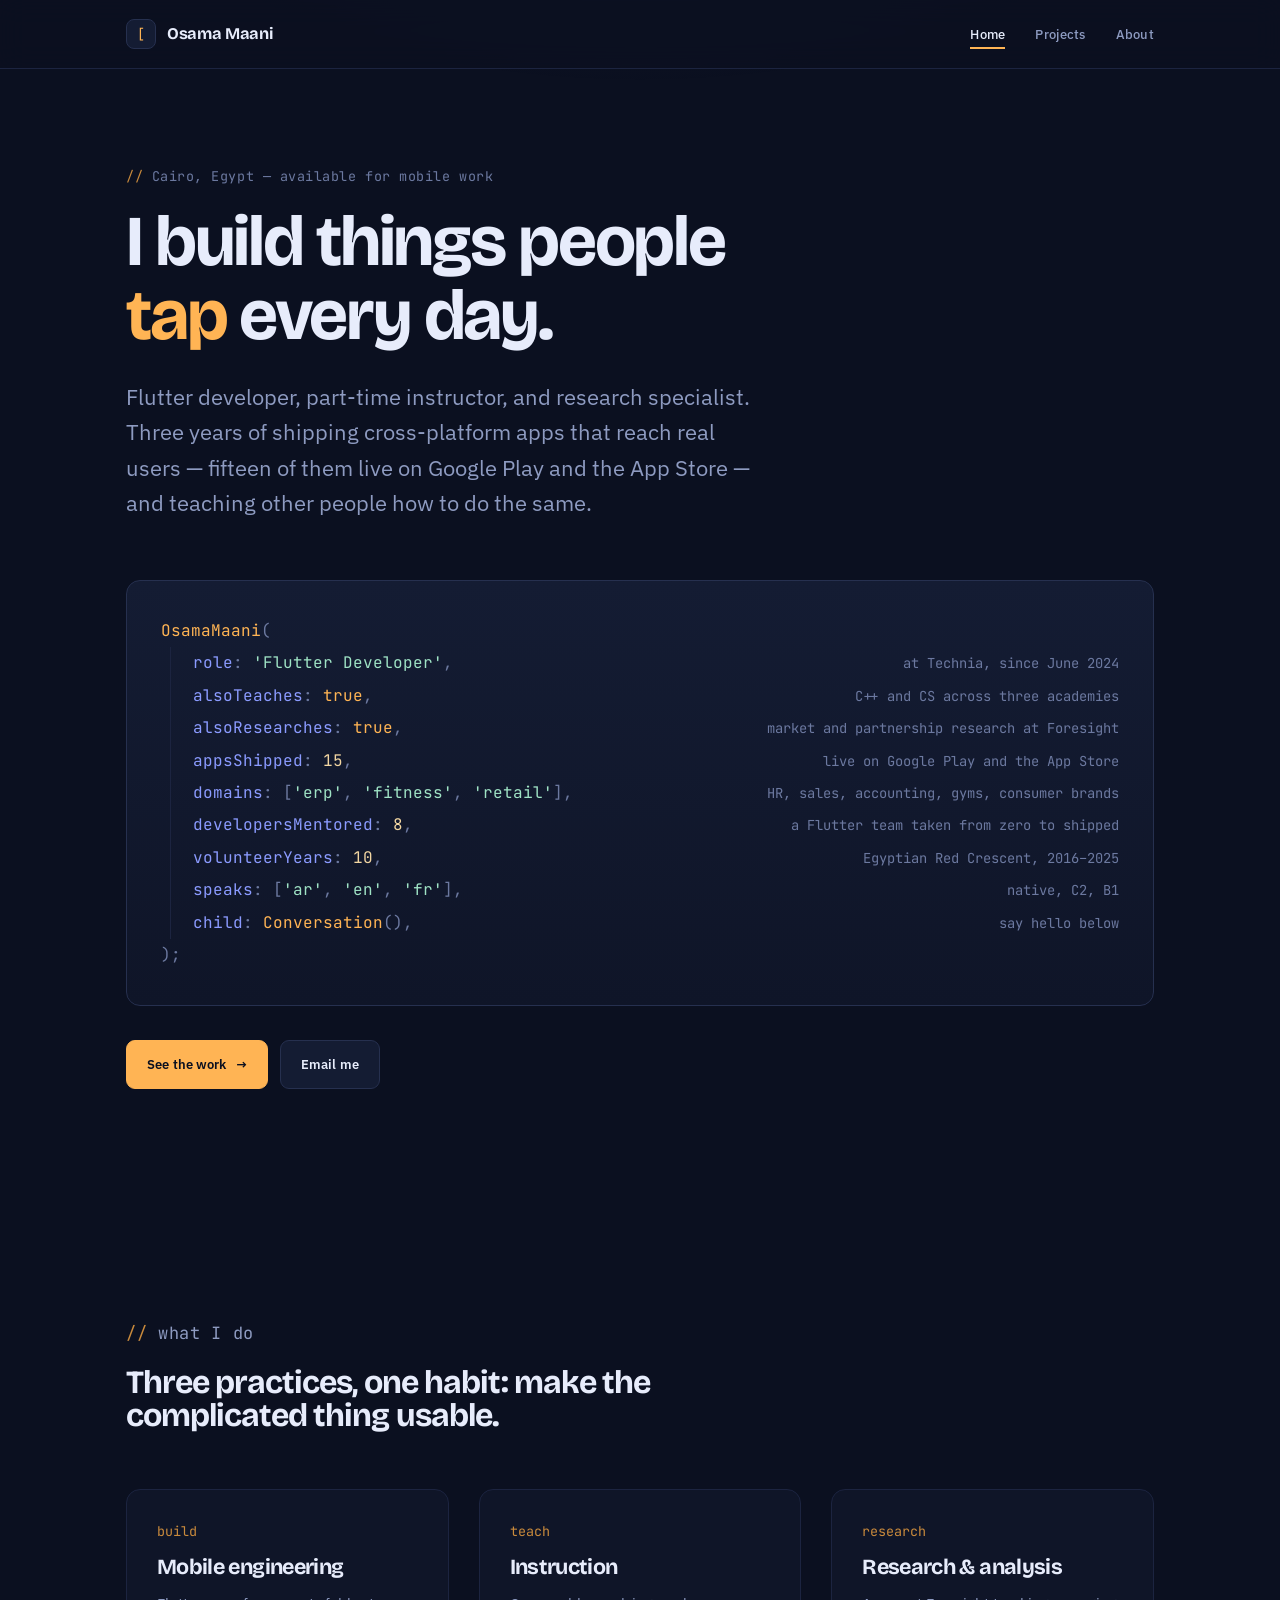
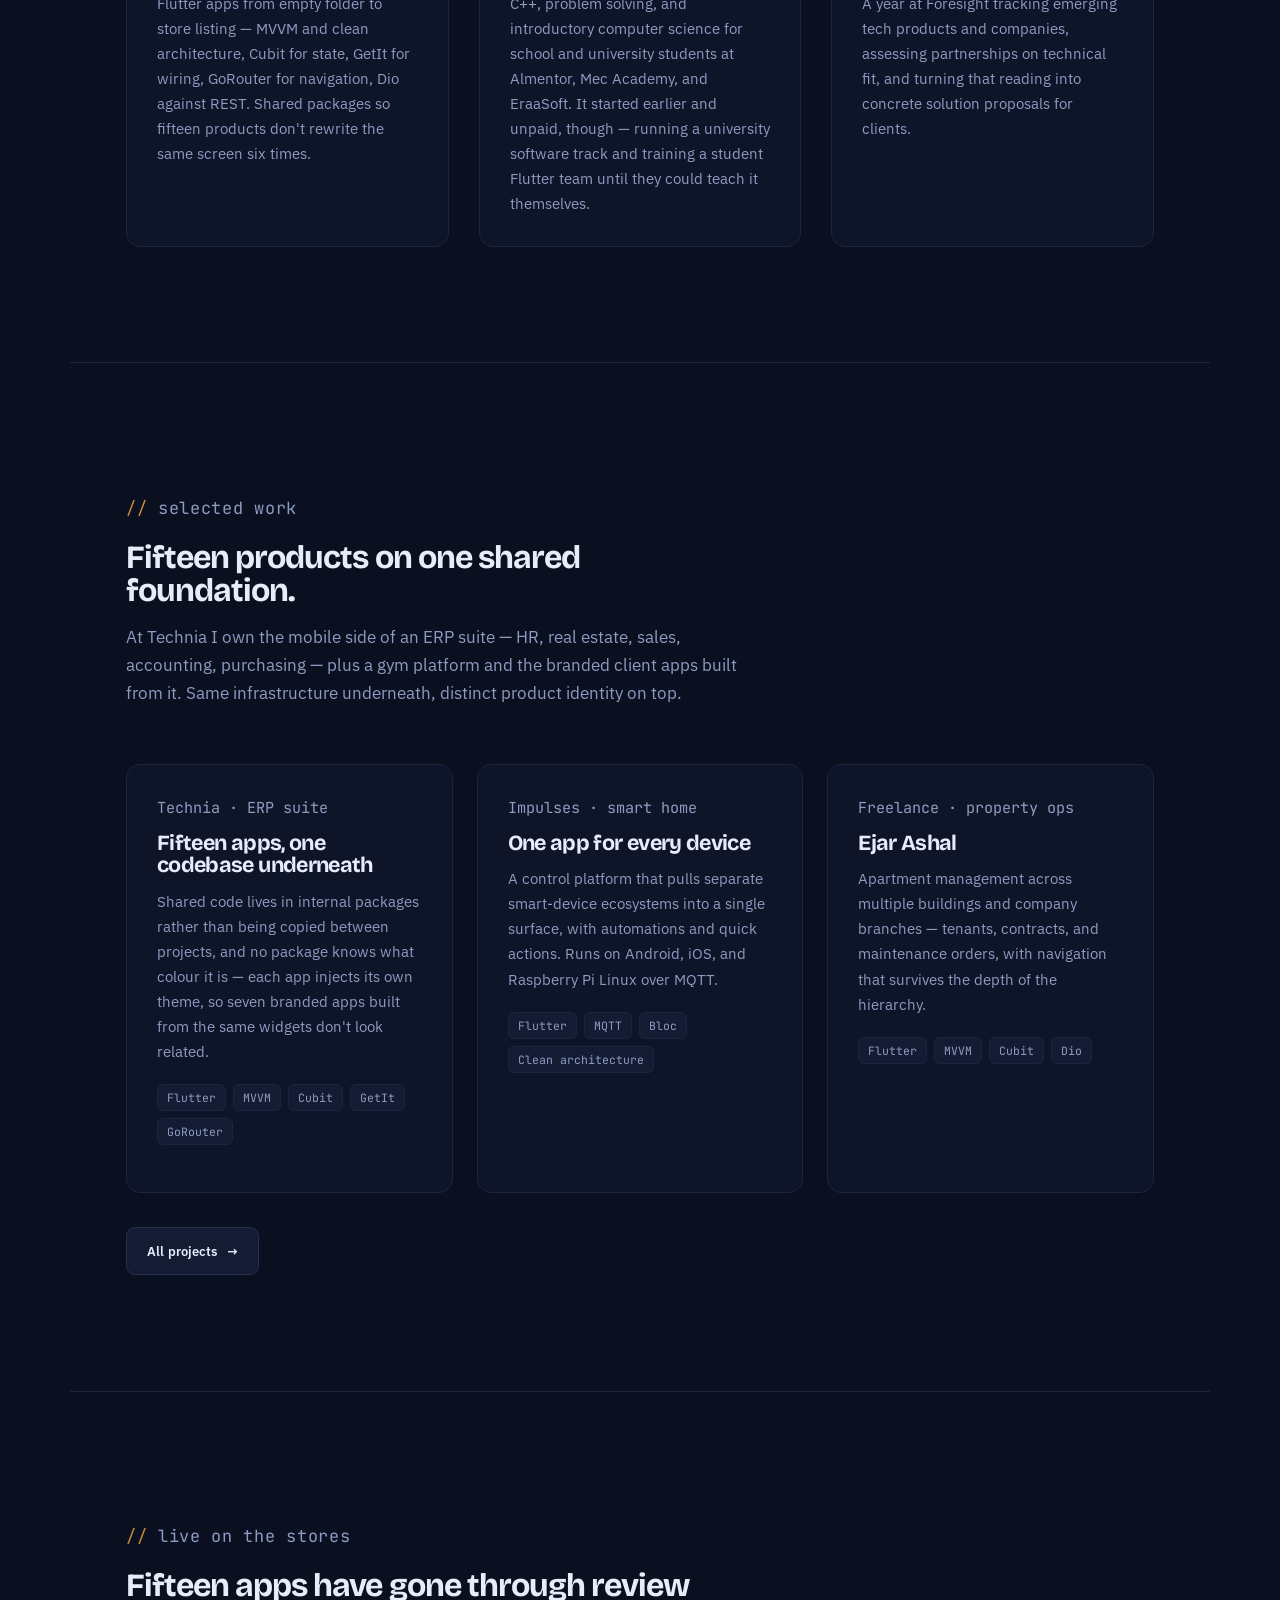
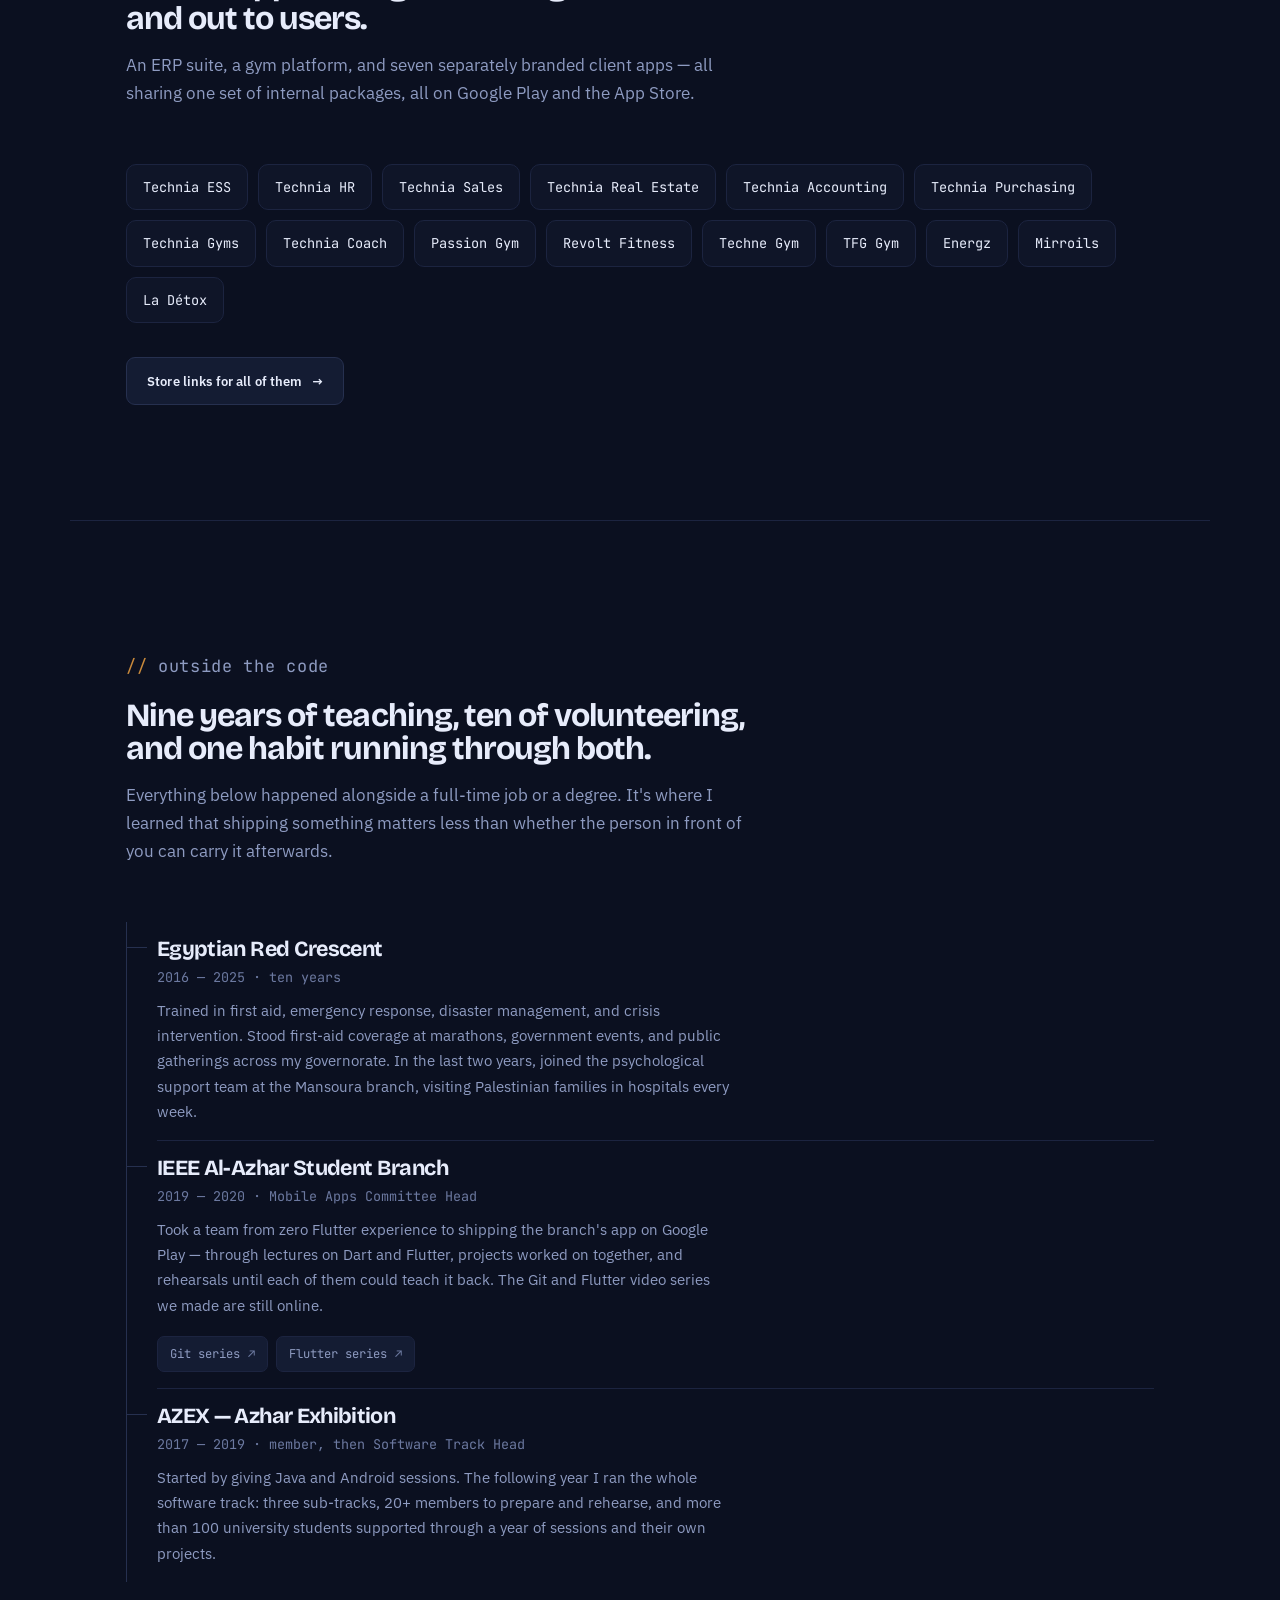
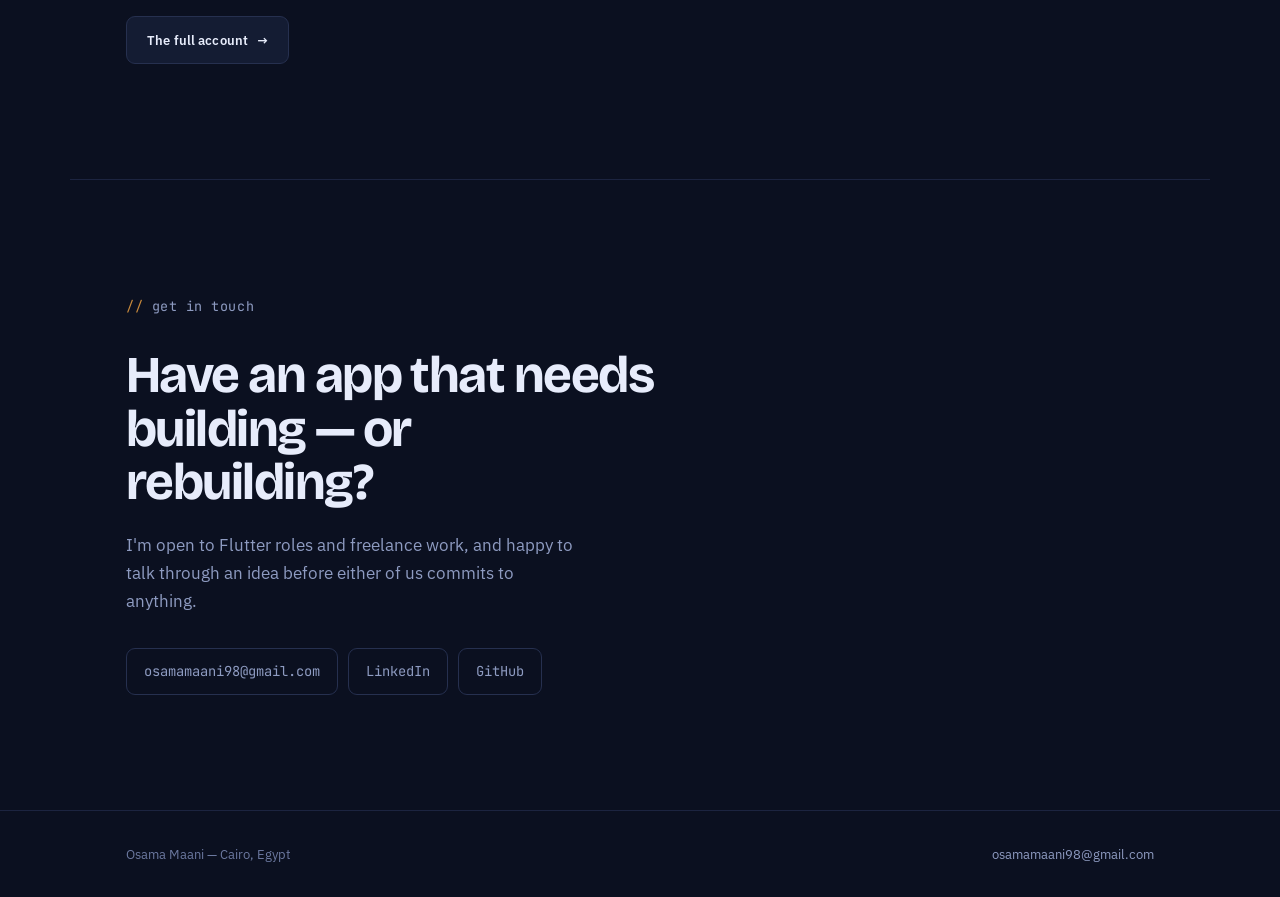
<file: index.html>
<!DOCTYPE html>
<html lang="en">
<head>
<meta charset="utf-8">
<meta name="viewport" content="width=device-width, initial-scale=1">
<title>Osama Maani — Flutter Developer, Instructor, Research Specialist</title>
<meta name="description" content="Osama Maani builds cross-platform mobile apps in Flutter, teaches programming, and researches emerging tech. 15 enterprise apps published. Cairo, Egypt.">
<meta name="theme-color" content="#0B1020">

<meta property="og:title" content="Osama Maani — Flutter Developer">
<meta property="og:description" content="Cross-platform mobile apps in Flutter. 15 enterprise apps published to Google Play and the App Store.">
<meta property="og:type" content="website">

<link rel="icon" href="data:image/svg+xml,<svg xmlns='http://www.w3.org/2000/svg' viewBox='0 0 32 32'><rect width='32' height='32' rx='7' fill='%230B1020'/><path d='M12 9v14M12 9h7M12 23h7' stroke='%23FFB454' stroke-width='2.4' fill='none' stroke-linecap='round'/></svg>">

<link rel="preconnect" href="https://fonts.googleapis.com">
<link rel="preconnect" href="https://fonts.gstatic.com" crossorigin>
<link href="https://fonts.googleapis.com/css2?family=Bricolage+Grotesque:opsz,wght@12..96,600;12..96,700;12..96,800&family=IBM+Plex+Sans:wght@400;500;600&family=JetBrains+Mono:wght@400;500&display=swap" rel="stylesheet">
<link rel="stylesheet" href="assets/css/style.css">
</head>
<body>

<a class="skip" href="#main">Skip to content</a>

<header class="nav">
  <div class="wrap nav__inner">
    <a class="brand" href="index.html">
      <span class="brand__mark" aria-hidden="true">[</span>
      <span class="brand__name">Osama Maani</span>
    </a>
    <nav aria-label="Primary">
      <ul class="nav__links">
        <li><a class="nav__link" href="index.html" aria-current="page">Home</a></li>
        <li><a class="nav__link" href="projects.html">Projects</a></li>
        <li><a class="nav__link" href="about.html">About</a></li>
      </ul>
    </nav>
  </div>
</header>

<main id="main">

  <!-- Hero -->
  <section class="wrap hero">
    <div class="stagger">
      <p class="eyebrow" style="--i:0"><span>//</span> Cairo, Egypt — available for mobile work</p>
      <h1 class="hero__title" style="--i:1">I build things people <em>tap</em> every day.</h1>
      <p class="hero__sub" style="--i:2">
        Flutter developer, part-time instructor, and research specialist. Three
        years of shipping cross-platform apps that reach real users — fifteen of
        them live on Google Play and the App Store — and teaching other people
        how to do the same.
      </p>

      <div class="decl" style="--i:3" role="figure" aria-label="A summary of Osama Maani written as a Dart constructor">
        <div class="decl__line"><span><span class="tok-cls">OsamaMaani</span><span class="tok-punc">(</span></span></div>
        <div class="decl__body">
          <div class="decl__line decl__line--fact">
            <span><span class="tok-key">role</span><span class="tok-punc">:</span> <span class="tok-str">'Flutter Developer'</span><span class="tok-punc">,</span></span>
            <span class="decl__gloss">at Technia, since June 2024</span>
          </div>
          <div class="decl__line decl__line--fact">
            <span><span class="tok-key">alsoTeaches</span><span class="tok-punc">:</span> <span class="tok-cls">true</span><span class="tok-punc">,</span></span>
            <span class="decl__gloss">C++ and CS across three academies</span>
          </div>
          <div class="decl__line decl__line--fact">
            <span><span class="tok-key">alsoResearches</span><span class="tok-punc">:</span> <span class="tok-cls">true</span><span class="tok-punc">,</span></span>
            <span class="decl__gloss">market and partnership research at Foresight</span>
          </div>
          <div class="decl__line decl__line--fact">
            <span><span class="tok-key">appsShipped</span><span class="tok-punc">:</span> <span class="tok-num">15</span><span class="tok-punc">,</span></span>
            <span class="decl__gloss">live on Google Play and the App Store</span>
          </div>
          <div class="decl__line decl__line--fact">
            <span><span class="tok-key">domains</span><span class="tok-punc">:</span> <span class="tok-punc">[</span><span class="tok-str">'erp'</span><span class="tok-punc">,</span> <span class="tok-str">'fitness'</span><span class="tok-punc">,</span> <span class="tok-str">'retail'</span><span class="tok-punc">],</span></span>
            <span class="decl__gloss">HR, sales, accounting, gyms, consumer brands</span>
          </div>
          <div class="decl__line decl__line--fact">
            <span><span class="tok-key">developersMentored</span><span class="tok-punc">:</span> <span class="tok-num">8</span><span class="tok-punc">,</span></span>
            <span class="decl__gloss">a Flutter team taken from zero to shipped</span>
          </div>
          <div class="decl__line decl__line--fact">
            <span><span class="tok-key">volunteerYears</span><span class="tok-punc">:</span> <span class="tok-num">10</span><span class="tok-punc">,</span></span>
            <span class="decl__gloss">Egyptian Red Crescent, 2016–2025</span>
          </div>
          <div class="decl__line decl__line--fact">
            <span><span class="tok-key">speaks</span><span class="tok-punc">:</span> <span class="tok-punc">[</span><span class="tok-str">'ar'</span><span class="tok-punc">,</span> <span class="tok-str">'en'</span><span class="tok-punc">,</span> <span class="tok-str">'fr'</span><span class="tok-punc">],</span></span>
            <span class="decl__gloss">native, C2, B1</span>
          </div>
          <div class="decl__line decl__line--fact">
            <span><span class="tok-key">child</span><span class="tok-punc">:</span> <span class="tok-cls">Conversation</span><span class="tok-punc">(),</span></span>
            <span class="decl__gloss">say hello below</span>
          </div>
        </div>
        <div class="decl__line"><span><span class="tok-punc">);</span></span></div>
      </div>

      <div class="hero__actions" style="--i:4">
        <a class="btn btn--primary" href="projects.html">See the work <span class="btn__arrow" aria-hidden="true">→</span></a>
        <a class="btn" href="mailto:osamamaani98@gmail.com">Email me</a>
      </div>
    </div>
  </section>

  <!-- Three roles -->
  <section class="wrap section">
    <div class="section__head reveal">
      <p class="eyebrow"><span>//</span> what I do</p>
      <h2>Three practices, one habit: make the complicated thing usable.</h2>
    </div>

    <div class="roles reveal">
      <article class="role">
        <span class="role__idx">build</span>
        <h3>Mobile engineering</h3>
        <p>
          Flutter apps from empty folder to store listing — MVVM and clean
          architecture, Cubit for state, GetIt for wiring, GoRouter for
          navigation, Dio against REST. Shared packages so fifteen products don't
          rewrite the same screen six times.
        </p>
      </article>

      <article class="role">
        <span class="role__idx">teach</span>
        <h3>Instruction</h3>
        <p>
          C++, problem solving, and introductory computer science for school and
          university students at Almentor, Mec Academy, and EraaSoft. It started
          earlier and unpaid, though — running a university software track and
          training a student Flutter team until they could teach it themselves.
        </p>
      </article>

      <article class="role">
        <span class="role__idx">research</span>
        <h3>Research &amp; analysis</h3>
        <p>
          A year at Foresight tracking emerging tech products and companies,
          assessing partnerships on technical fit, and turning that reading into
          concrete solution proposals for clients.
        </p>
      </article>
    </div>
  </section>

  <!-- Selected work -->
  <section class="wrap section">
    <div class="section__head reveal">
      <p class="eyebrow"><span>//</span> selected work</p>
      <h2>Fifteen products on one shared foundation.</h2>
      <p>
        At Technia I own the mobile side of an ERP suite — HR, real estate,
        sales, accounting, purchasing — plus a gym platform and the branded
        client apps built from it. Same infrastructure underneath, distinct
        product identity on top.
      </p>
    </div>

    <div class="cards reveal">
      <article class="card">
        <p class="card__kicker">Technia · ERP suite</p>
        <h3>Fifteen apps, one codebase underneath</h3>
        <p>
          Shared code lives in internal packages rather than being copied between
          projects, and no package knows what colour it is — each app injects its
          own theme, so seven branded apps built from the same widgets don't look
          related.
        </p>
        <ul class="chips">
          <li>Flutter</li><li>MVVM</li><li>Cubit</li><li>GetIt</li><li>GoRouter</li>
        </ul>
      </article>

      <article class="card">
        <p class="card__kicker">Impulses · smart home</p>
        <h3>One app for every device</h3>
        <p>
          A control platform that pulls separate smart-device ecosystems into a
          single surface, with automations and quick actions. Runs on Android,
          iOS, and Raspberry Pi Linux over MQTT.
        </p>
        <ul class="chips">
          <li>Flutter</li><li>MQTT</li><li>Bloc</li><li>Clean architecture</li>
        </ul>
      </article>

      <article class="card">
        <p class="card__kicker">Freelance · property ops</p>
        <h3>Ejar Ashal</h3>
        <p>
          Apartment management across multiple buildings and company branches —
          tenants, contracts, and maintenance orders, with navigation that
          survives the depth of the hierarchy.
        </p>
        <ul class="chips">
          <li>Flutter</li><li>MVVM</li><li>Cubit</li><li>Dio</li>
        </ul>
      </article>
    </div>

    <div class="hero__actions reveal">
      <a class="btn" href="projects.html">All projects <span class="btn__arrow" aria-hidden="true">→</span></a>
    </div>
  </section>

  <!-- Published -->
  <section class="wrap section">
    <div class="section__head reveal">
      <p class="eyebrow"><span>//</span> live on the stores</p>
      <h2>Fifteen apps have gone through review and out to users.</h2>
      <p>
        An ERP suite, a gym platform, and seven separately branded client apps —
        all sharing one set of internal packages, all on Google Play and the App
        Store.
      </p>
    </div>
    <ul class="shelf reveal">
      <li>Technia ESS</li>
      <li>Technia HR</li>
      <li>Technia Sales</li>
      <li>Technia Real Estate</li>
      <li>Technia Accounting</li>
      <li>Technia Purchasing</li>
      <li>Technia Gyms</li>
      <li>Technia Coach</li>
      <li>Passion Gym</li>
      <li>Revolt Fitness</li>
      <li>Techne Gym</li>
      <li>TFG Gym</li>
      <li>Energz</li>
      <li>Mirroils</li>
      <li>La Détox</li>
    </ul>
    <div class="hero__actions reveal">
      <a class="btn" href="projects.html">Store links for all of them <span class="btn__arrow" aria-hidden="true">→</span></a>
    </div>
  </section>

  <!-- Outside the code -->
  <section class="wrap section">
    <div class="section__head reveal">
      <p class="eyebrow"><span>//</span> outside the code</p>
      <h2>Nine years of teaching, ten of volunteering, and one habit running through both.</h2>
      <p>
        Everything below happened alongside a full-time job or a degree. It's
        where I learned that shipping something matters less than whether the
        person in front of you can carry it afterwards.
      </p>
    </div>

    <div class="tree reveal">
      <div class="tree-node">
        <h3>Egyptian Red Crescent</h3>
        <span class="tree-node__meta">2016 — 2025 · ten years</span>
        <p>
          Trained in first aid, emergency response, disaster management, and
          crisis intervention. Stood first-aid coverage at marathons, government
          events, and public gatherings across my governorate. In the last two
          years, joined the psychological support team at the Mansoura branch,
          visiting Palestinian families in hospitals every week.
        </p>
      </div>

      <div class="tree-node">
        <h3>IEEE Al-Azhar Student Branch</h3>
        <span class="tree-node__meta">2019 — 2020 · Mobile Apps Committee Head</span>
        <p>
          Took a team from zero Flutter experience to shipping the branch's app
          on Google Play — through lectures on Dart and Flutter, projects worked
          on together, and rehearsals until each of them could teach it back.
          The Git and Flutter video series we made are still online.
        </p>
        <ul class="proof">
          <li><a href="https://www.youtube.com/playlist?list=PLvsRzup300l7V6CNiQhMfe2Zy5eNpHqHm" target="_blank" rel="noopener">Git series</a></li>
          <li><a href="https://www.youtube.com/playlist?list=PLvsRzup300l6i1YuRWqeqqxpORZSSflAc" target="_blank" rel="noopener">Flutter series</a></li>
        </ul>
      </div>

      <div class="tree-node">
        <h3>AZEX — Azhar Exhibition</h3>
        <span class="tree-node__meta">2017 — 2019 · member, then Software Track Head</span>
        <p>
          Started by giving Java and Android sessions. The following year I ran
          the whole software track: three sub-tracks, 20+ members to prepare and
          rehearse, and more than 100 university students supported through a
          year of sessions and their own projects.
        </p>
      </div>
    </div>

    <div class="hero__actions reveal">
      <a class="btn" href="about.html">The full account <span class="btn__arrow" aria-hidden="true">→</span></a>
    </div>
  </section>

  <!-- Contact -->
  <section class="wrap contact reveal" id="contact">
    <p class="eyebrow"><span>//</span> get in touch</p>
    <h2>Have an app that needs building — or rebuilding?</h2>
    <p>
      I'm open to Flutter roles and freelance work, and happy to talk through an
      idea before either of us commits to anything.
    </p>
    <ul class="links">
      <li><a href="mailto:osamamaani98@gmail.com">osamamaani98@gmail.com</a></li>
      <li><a href="https://linkedin.com/in/osama-maani/" target="_blank" rel="noopener">LinkedIn</a></li>
      <li><a href="https://github.com/OsamaMaani" target="_blank" rel="noopener">GitHub</a></li>
    </ul>
  </section>

</main>

<footer class="foot">
  <div class="wrap foot__inner">
    <span>Osama Maani — Cairo, Egypt</span>
    <span><a href="mailto:osamamaani98@gmail.com">osamamaani98@gmail.com</a></span>
  </div>
</footer>

<script src="assets/js/main.js"></script>
</body>
</html>
</file>
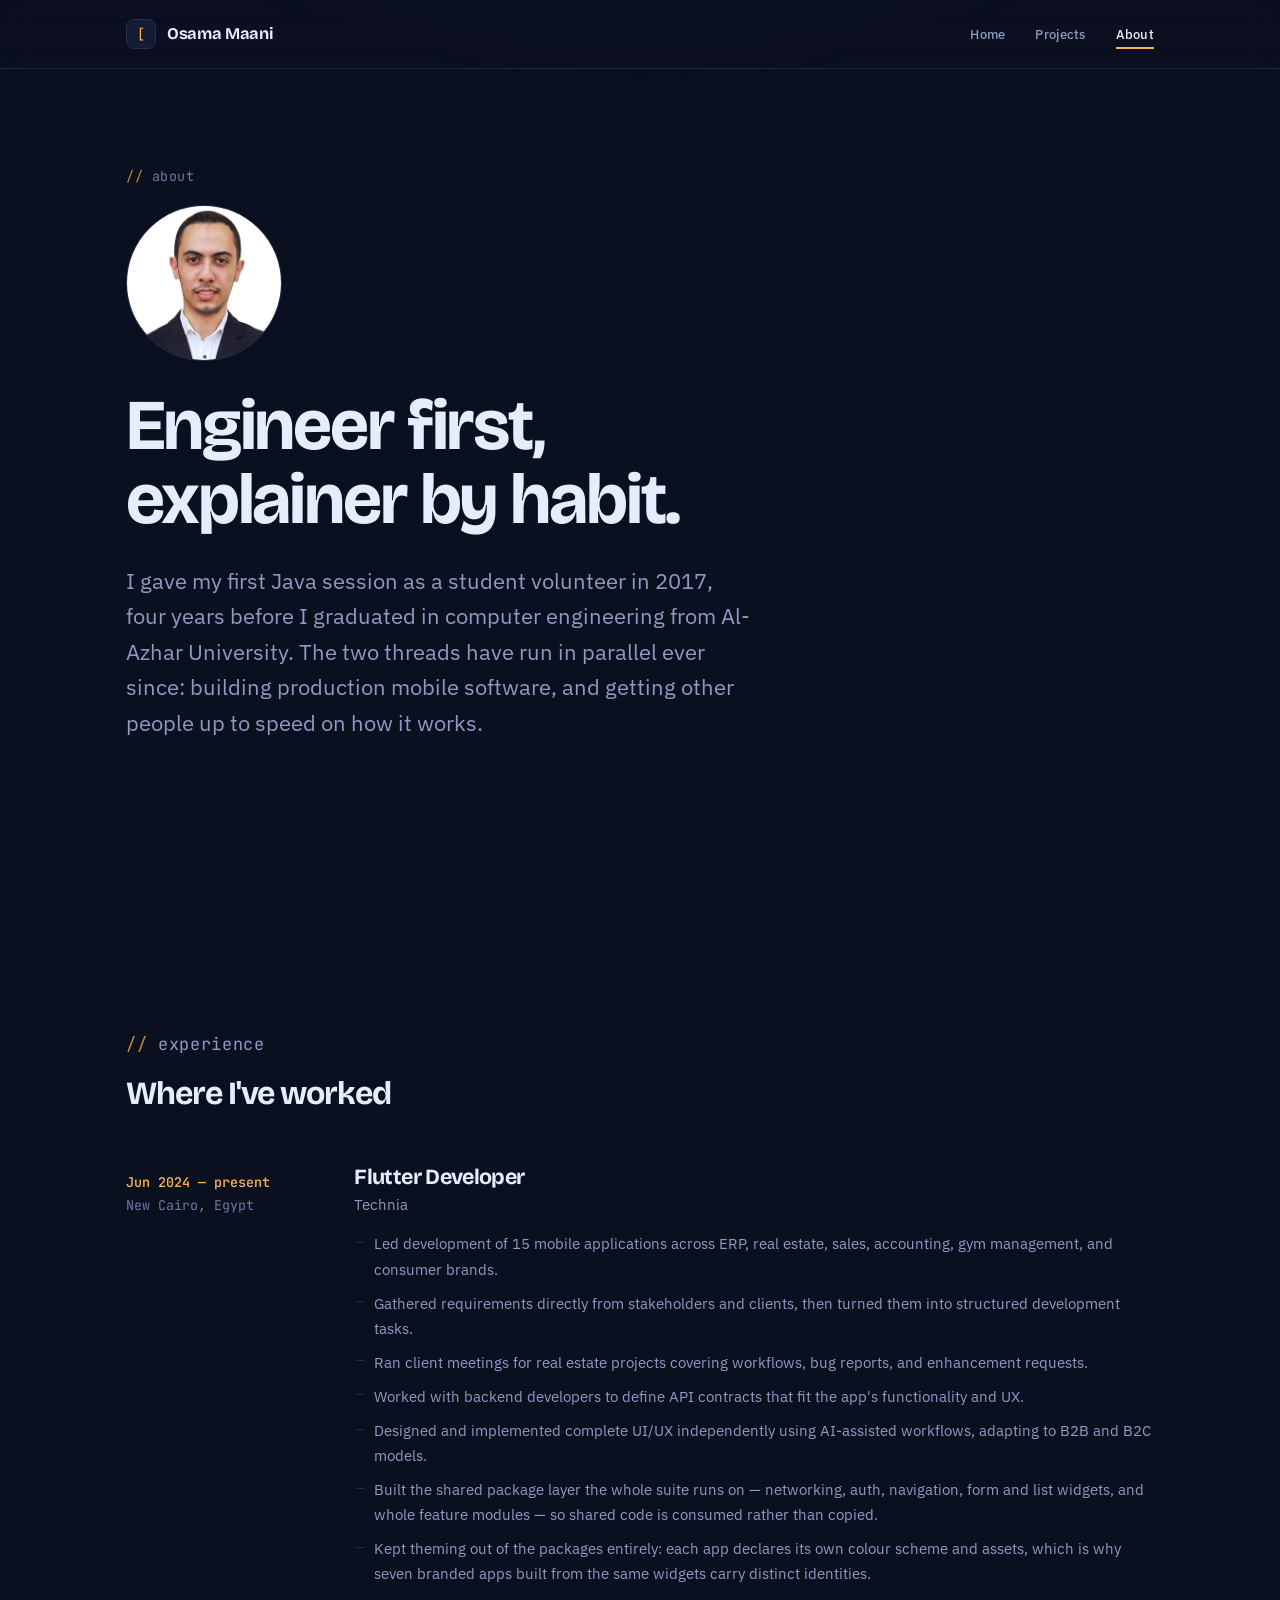
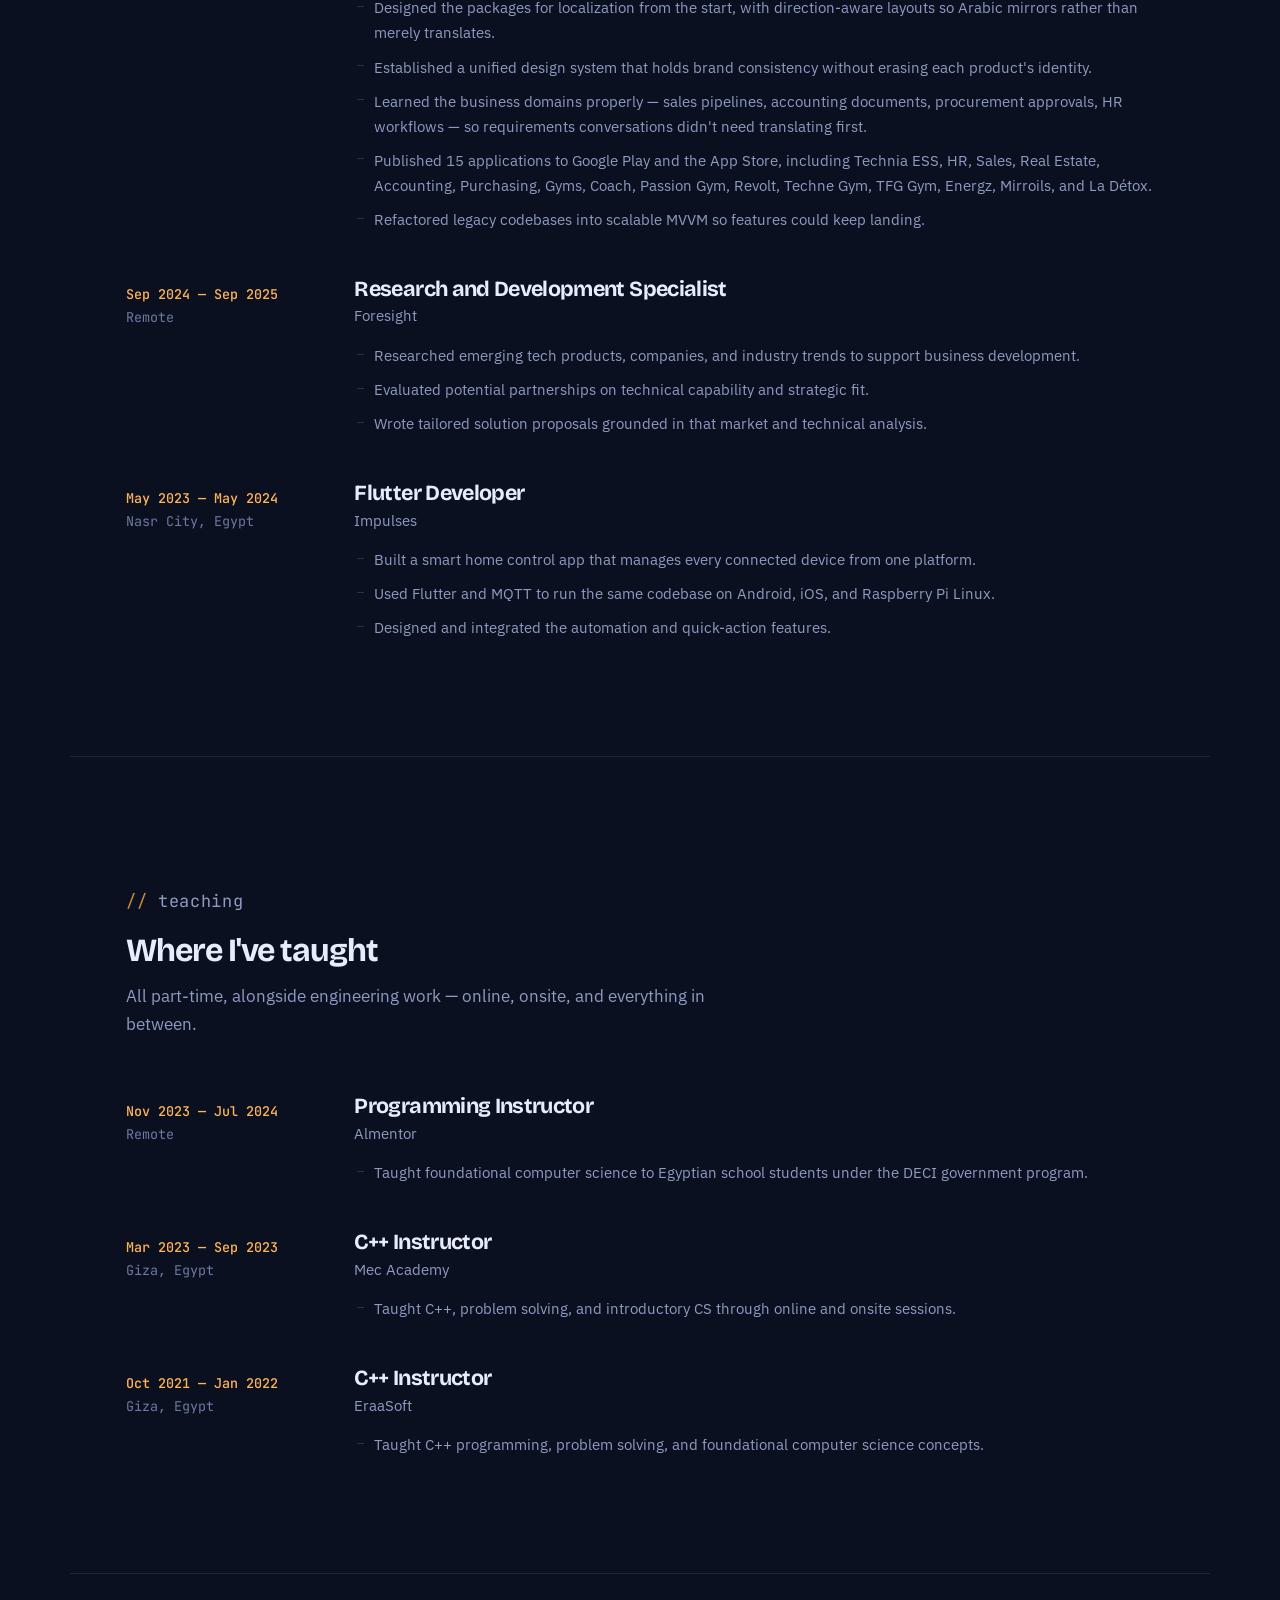
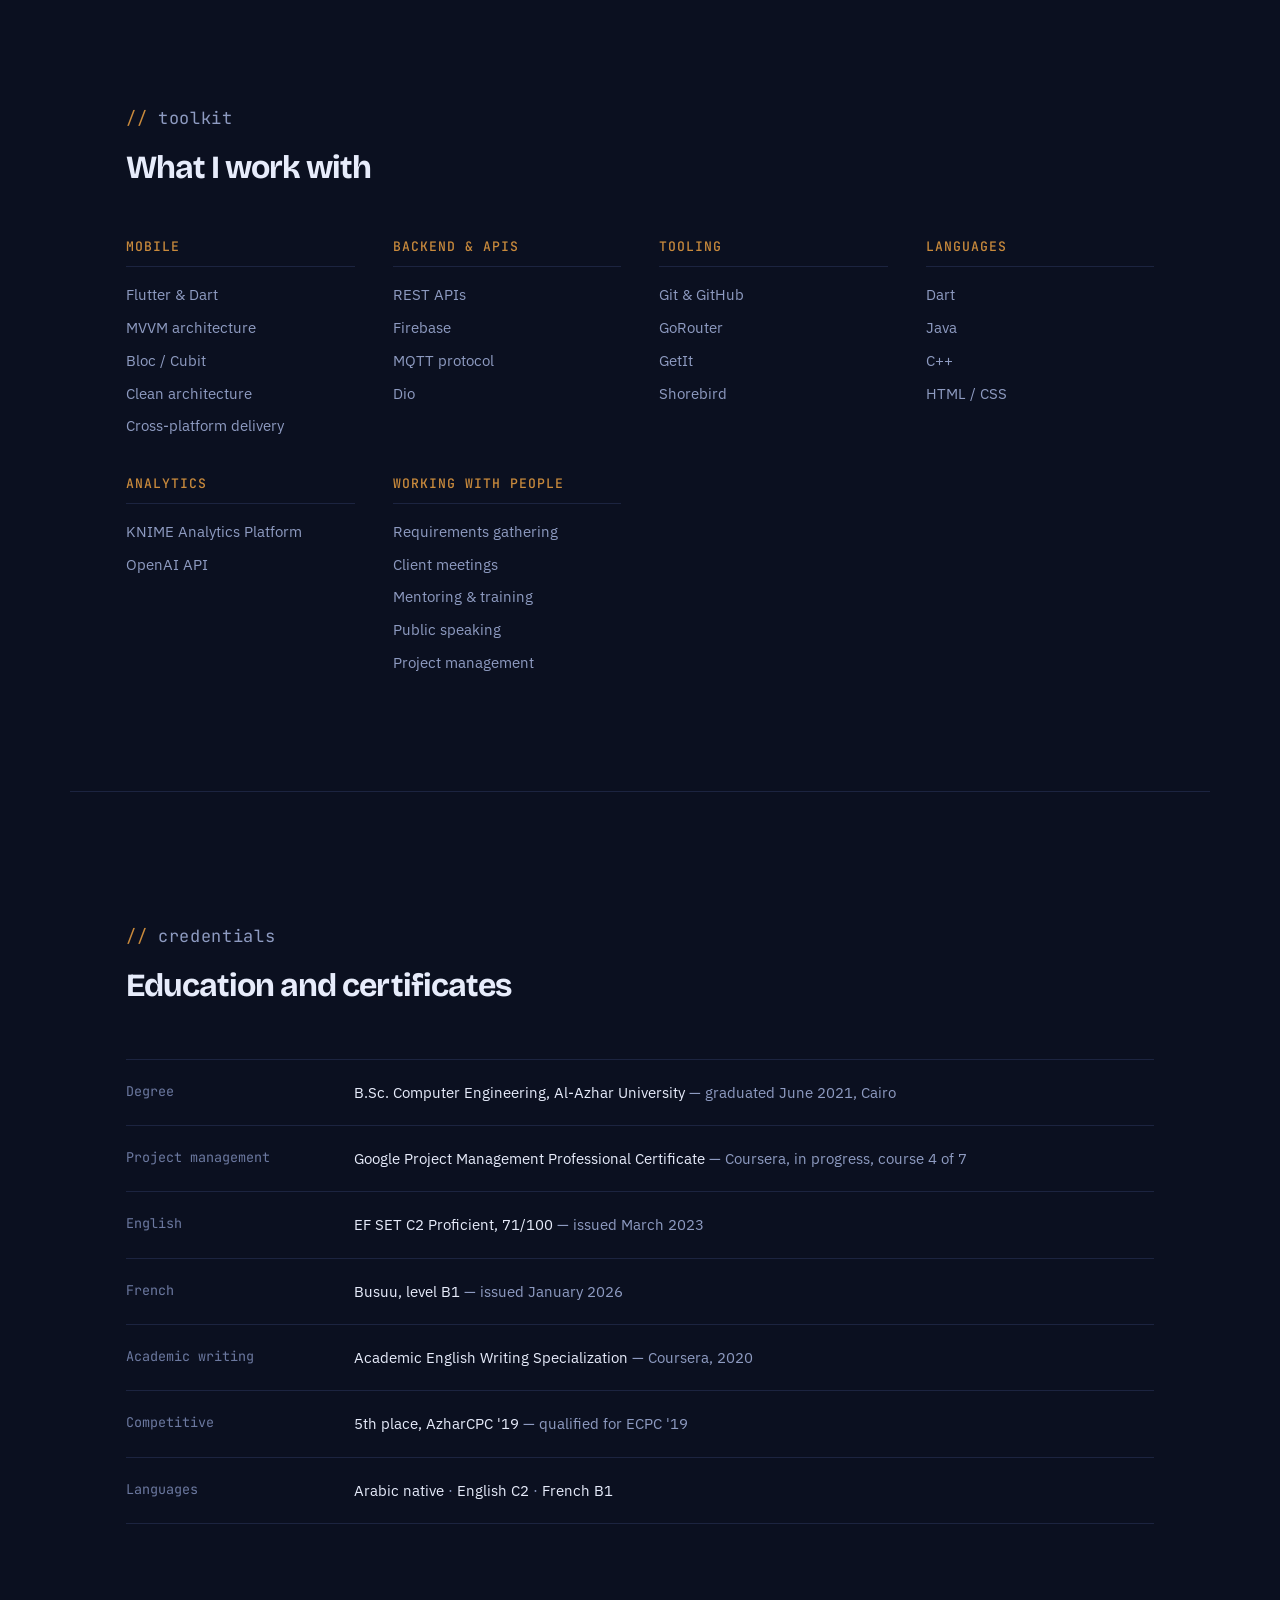
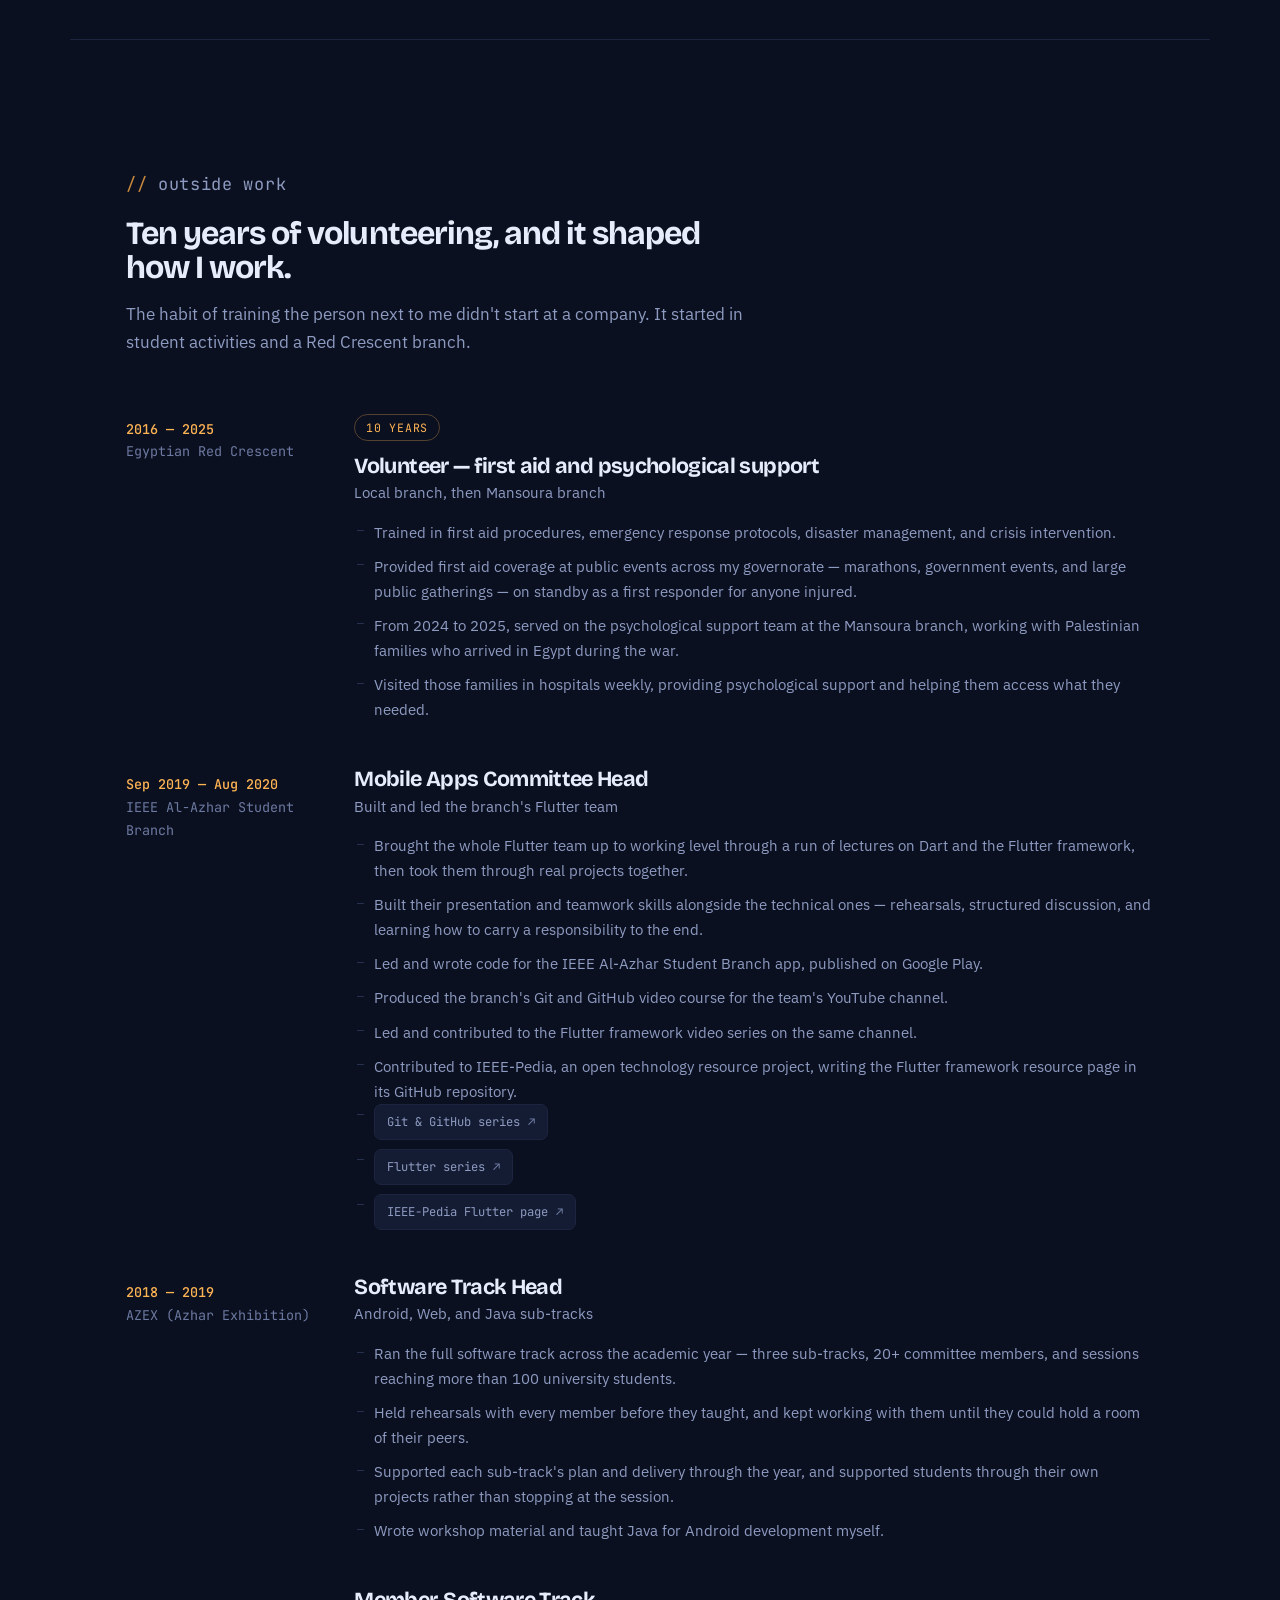
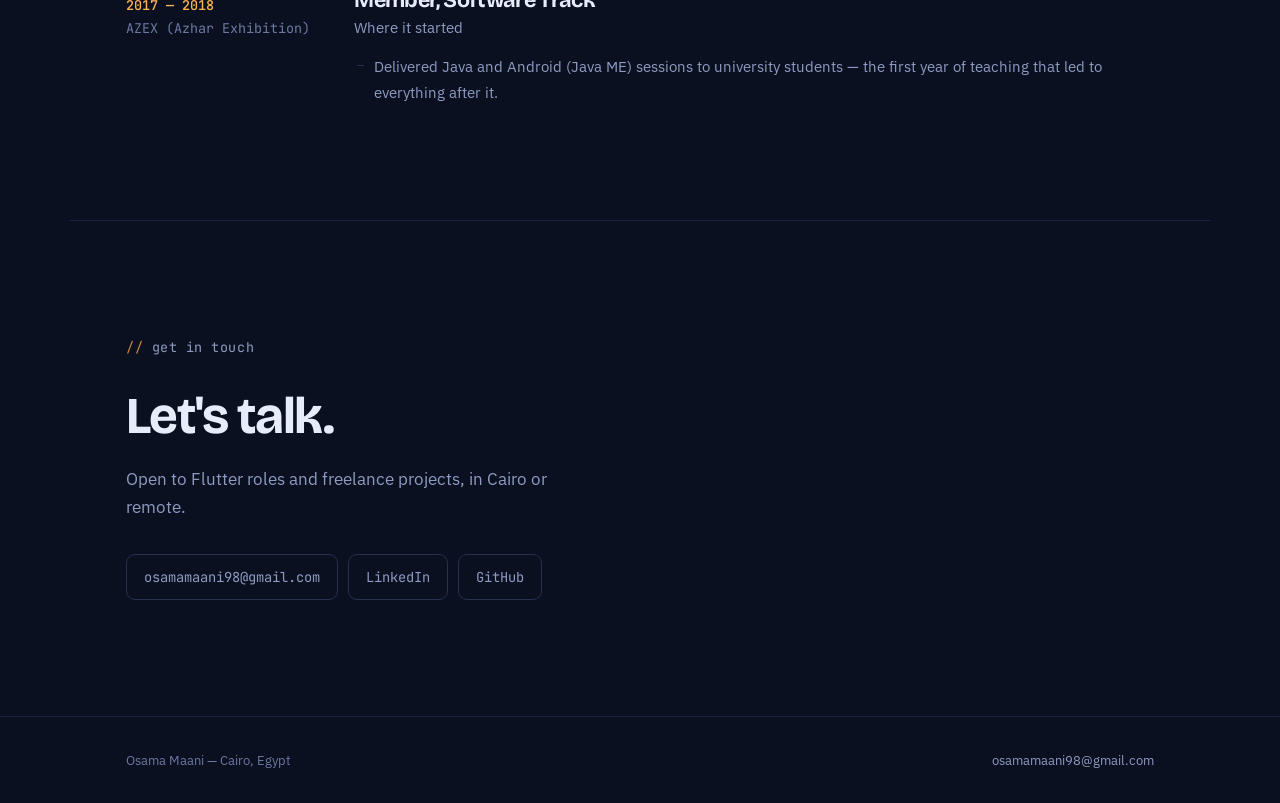
<file: about.html>
<!DOCTYPE html>
<html lang="en">
<head>
<meta charset="utf-8">
<meta name="viewport" content="width=device-width, initial-scale=1">
<title>About — Osama Maani</title>
<meta name="description" content="Computer engineer from Al-Azhar University. Flutter developer at Technia, programming instructor, and former research specialist at Foresight.">
<meta name="theme-color" content="#0B1020">

<link rel="icon" href="data:image/svg+xml,<svg xmlns='http://www.w3.org/2000/svg' viewBox='0 0 32 32'><rect width='32' height='32' rx='7' fill='%230B1020'/><path d='M12 9v14M12 9h7M12 23h7' stroke='%23FFB454' stroke-width='2.4' fill='none' stroke-linecap='round'/></svg>">

<link rel="preconnect" href="https://fonts.googleapis.com">
<link rel="preconnect" href="https://fonts.gstatic.com" crossorigin>
<link href="https://fonts.googleapis.com/css2?family=Bricolage+Grotesque:opsz,wght@12..96,600;12..96,700;12..96,800&family=IBM+Plex+Sans:wght@400;500;600&family=JetBrains+Mono:wght@400;500&display=swap" rel="stylesheet">
<link rel="stylesheet" href="assets/css/style.css">
</head>
<body>

<a class="skip" href="#main">Skip to content</a>

<header class="nav">
  <div class="wrap nav__inner">
    <a class="brand" href="index.html">
      <span class="brand__mark" aria-hidden="true">[</span>
      <span class="brand__name">Osama Maani</span>
    </a>
    <nav aria-label="Primary">
      <ul class="nav__links">
        <li><a class="nav__link" href="index.html">Home</a></li>
        <li><a class="nav__link" href="projects.html">Projects</a></li>
        <li><a class="nav__link" href="about.html" aria-current="page">About</a></li>
      </ul>
    </nav>
  </div>
</header>

<main id="main">

  <section class="wrap hero">
    <div class="stagger">
      <p class="eyebrow" style="--i:0"><span>//</span> about</p>
      <img class="portrait" style="--i:1" src="assets/img/osama.jpg" alt="Osama Maani" width="160" height="160">
      <h1 class="hero__title" style="--i:2">Engineer first, explainer by habit.</h1>
      <p class="hero__sub" style="--i:3">
        I gave my first Java session as a student volunteer in 2017, four years
        before I graduated in computer engineering from Al-Azhar University.
        The two threads have run in parallel ever since: building production
        mobile software, and getting other people up to speed on how it works.
      </p>
    </div>
  </section>

  <!-- Experience -->
  <section class="wrap section">
    <div class="section__head reveal">
      <p class="eyebrow"><span>//</span> experience</p>
      <h2>Where I've worked</h2>
    </div>

    <div class="timeline reveal">
      <article class="entry">
        <div class="entry__meta">
          <strong>Jun 2024 — present</strong>
          New Cairo, Egypt
        </div>
        <div class="entry__body">
          <h3>Flutter Developer</h3>
          <span class="entry__org">Technia</span>
          <ul>
            <li>Led development of 15 mobile applications across ERP, real estate, sales, accounting, gym management, and consumer brands.</li>
            <li>Gathered requirements directly from stakeholders and clients, then turned them into structured development tasks.</li>
            <li>Ran client meetings for real estate projects covering workflows, bug reports, and enhancement requests.</li>
            <li>Worked with backend developers to define API contracts that fit the app's functionality and UX.</li>
            <li>Designed and implemented complete UI/UX independently using AI-assisted workflows, adapting to B2B and B2C models.</li>
            <li>Built the shared package layer the whole suite runs on — networking, auth, navigation, form and list widgets, and whole feature modules — so shared code is consumed rather than copied.</li>
            <li>Kept theming out of the packages entirely: each app declares its own colour scheme and assets, which is why seven branded apps built from the same widgets carry distinct identities.</li>
            <li>Designed the packages for localization from the start, with direction-aware layouts so Arabic mirrors rather than merely translates.</li>
            <li>Established a unified design system that holds brand consistency without erasing each product's identity.</li>
            <li>Learned the business domains properly — sales pipelines, accounting documents, procurement approvals, HR workflows — so requirements conversations didn't need translating first.</li>
            <li>Published 15 applications to Google Play and the App Store, including Technia ESS, HR, Sales, Real Estate, Accounting, Purchasing, Gyms, Coach, Passion Gym, Revolt, Techne Gym, TFG Gym, Energz, Mirroils, and La Détox.</li>
            <li>Refactored legacy codebases into scalable MVVM so features could keep landing.</li>
          </ul>
        </div>
      </article>

      <article class="entry">
        <div class="entry__meta">
          <strong>Sep 2024 — Sep 2025</strong>
          Remote
        </div>
        <div class="entry__body">
          <h3>Research and Development Specialist</h3>
          <span class="entry__org">Foresight</span>
          <ul>
            <li>Researched emerging tech products, companies, and industry trends to support business development.</li>
            <li>Evaluated potential partnerships on technical capability and strategic fit.</li>
            <li>Wrote tailored solution proposals grounded in that market and technical analysis.</li>
          </ul>
        </div>
      </article>

      <article class="entry">
        <div class="entry__meta">
          <strong>May 2023 — May 2024</strong>
          Nasr City, Egypt
        </div>
        <div class="entry__body">
          <h3>Flutter Developer</h3>
          <span class="entry__org">Impulses</span>
          <ul>
            <li>Built a smart home control app that manages every connected device from one platform.</li>
            <li>Used Flutter and MQTT to run the same codebase on Android, iOS, and Raspberry Pi Linux.</li>
            <li>Designed and integrated the automation and quick-action features.</li>
          </ul>
        </div>
      </article>
    </div>
  </section>

  <!-- Teaching -->
  <section class="wrap section">
    <div class="section__head reveal">
      <p class="eyebrow"><span>//</span> teaching</p>
      <h2>Where I've taught</h2>
      <p>All part-time, alongside engineering work — online, onsite, and everything in between.</p>
    </div>

    <div class="timeline reveal">
      <article class="entry">
        <div class="entry__meta">
          <strong>Nov 2023 — Jul 2024</strong>
          Remote
        </div>
        <div class="entry__body">
          <h3>Programming Instructor</h3>
          <span class="entry__org">Almentor</span>
          <ul>
            <li>Taught foundational computer science to Egyptian school students under the DECI government program.</li>
          </ul>
        </div>
      </article>

      <article class="entry">
        <div class="entry__meta">
          <strong>Mar 2023 — Sep 2023</strong>
          Giza, Egypt
        </div>
        <div class="entry__body">
          <h3>C++ Instructor</h3>
          <span class="entry__org">Mec Academy</span>
          <ul>
            <li>Taught C++, problem solving, and introductory CS through online and onsite sessions.</li>
          </ul>
        </div>
      </article>

      <article class="entry">
        <div class="entry__meta">
          <strong>Oct 2021 — Jan 2022</strong>
          Giza, Egypt
        </div>
        <div class="entry__body">
          <h3>C++ Instructor</h3>
          <span class="entry__org">EraaSoft</span>
          <ul>
            <li>Taught C++ programming, problem solving, and foundational computer science concepts.</li>
          </ul>
        </div>
      </article>
    </div>
  </section>

  <!-- Skills -->
  <section class="wrap section">
    <div class="section__head reveal">
      <p class="eyebrow"><span>//</span> toolkit</p>
      <h2>What I work with</h2>
    </div>

    <div class="skillset reveal">
      <div>
        <h3>Mobile</h3>
        <ul>
          <li>Flutter &amp; Dart</li>
          <li>MVVM architecture</li>
          <li>Bloc / Cubit</li>
          <li>Clean architecture</li>
          <li>Cross-platform delivery</li>
        </ul>
      </div>
      <div>
        <h3>Backend &amp; APIs</h3>
        <ul>
          <li>REST APIs</li>
          <li>Firebase</li>
          <li>MQTT protocol</li>
          <li>Dio</li>
        </ul>
      </div>
      <div>
        <h3>Tooling</h3>
        <ul>
          <li>Git &amp; GitHub</li>
          <li>GoRouter</li>
          <li>GetIt</li>
          <li>Shorebird</li>
        </ul>
      </div>
      <div>
        <h3>Languages</h3>
        <ul>
          <li>Dart</li>
          <li>Java</li>
          <li>C++</li>
          <li>HTML / CSS</li>
        </ul>
      </div>
      <div>
        <h3>Analytics</h3>
        <ul>
          <li>KNIME Analytics Platform</li>
          <li>OpenAI API</li>
        </ul>
      </div>
      <div>
        <h3>Working with people</h3>
        <ul>
          <li>Requirements gathering</li>
          <li>Client meetings</li>
          <li>Mentoring &amp; training</li>
          <li>Public speaking</li>
          <li>Project management</li>
        </ul>
      </div>
    </div>
  </section>

  <!-- Facts -->
  <section class="wrap section">
    <div class="section__head reveal">
      <p class="eyebrow"><span>//</span> credentials</p>
      <h2>Education and certificates</h2>
    </div>

    <div class="rows reveal">
      <div class="row">
        <div class="row__label">Degree</div>
        <div class="row__value">B.Sc. Computer Engineering, Al-Azhar University <span>— graduated June 2021, Cairo</span></div>
      </div>
      <div class="row">
        <div class="row__label">Project management</div>
        <div class="row__value">Google Project Management Professional Certificate <span>— Coursera, in progress, course 4 of 7</span></div>
      </div>
      <div class="row">
        <div class="row__label">English</div>
        <div class="row__value">EF SET C2 Proficient, 71/100 <span>— issued March 2023</span></div>
      </div>
      <div class="row">
        <div class="row__label">French</div>
        <div class="row__value">Busuu, level B1 <span>— issued January 2026</span></div>
      </div>
      <div class="row">
        <div class="row__label">Academic writing</div>
        <div class="row__value">Academic English Writing Specialization <span>— Coursera, 2020</span></div>
      </div>
      <div class="row">
        <div class="row__label">Competitive</div>
        <div class="row__value">5th place, AzharCPC '19 <span>— qualified for ECPC '19</span></div>
      </div>
      <div class="row">
        <div class="row__label">Languages</div>
        <div class="row__value">Arabic native <span>·</span> English C2 <span>·</span> French B1</div>
      </div>
    </div>
  </section>

  <!-- Outside work -->
  <section class="wrap section">
    <div class="section__head reveal">
      <p class="eyebrow"><span>//</span> outside work</p>
      <h2>Ten years of volunteering, and it shaped how I work.</h2>
      <p>
        The habit of training the person next to me didn't start at a company.
        It started in student activities and a Red Crescent branch.
      </p>
    </div>

    <div class="timeline reveal">

      <article class="entry">
        <div class="entry__meta">
          <strong>2016 — 2025</strong>
          Egyptian Red Crescent
        </div>
        <div class="entry__body">
          <span class="tenure">10 years</span>
          <h3>Volunteer — first aid and psychological support</h3>
          <span class="entry__org">Local branch, then Mansoura branch</span>
          <ul>
            <li>Trained in first aid procedures, emergency response protocols, disaster management, and crisis intervention.</li>
            <li>Provided first aid coverage at public events across my governorate — marathons, government events, and large public gatherings — on standby as a first responder for anyone injured.</li>
            <li>From 2024 to 2025, served on the psychological support team at the Mansoura branch, working with Palestinian families who arrived in Egypt during the war.</li>
            <li>Visited those families in hospitals weekly, providing psychological support and helping them access what they needed.</li>
          </ul>
        </div>
      </article>

      <article class="entry">
        <div class="entry__meta">
          <strong>Sep 2019 — Aug 2020</strong>
          IEEE Al-Azhar Student Branch
        </div>
        <div class="entry__body">
          <h3>Mobile Apps Committee Head</h3>
          <span class="entry__org">Built and led the branch's Flutter team</span>
          <ul>
            <li>Brought the whole Flutter team up to working level through a run of lectures on Dart and the Flutter framework, then took them through real projects together.</li>
            <li>Built their presentation and teamwork skills alongside the technical ones — rehearsals, structured discussion, and learning how to carry a responsibility to the end.</li>
            <li>Led and wrote code for the IEEE Al-Azhar Student Branch app, published on Google Play.</li>
            <li>Produced the branch's Git and GitHub video course for the team's YouTube channel.</li>
            <li>Led and contributed to the Flutter framework video series on the same channel.</li>
            <li>Contributed to IEEE-Pedia, an open technology resource project, writing the Flutter framework resource page in its GitHub repository.</li>
          </ul>
          <ul class="proof">
            <li><a href="https://www.youtube.com/playlist?list=PLvsRzup300l7V6CNiQhMfe2Zy5eNpHqHm" target="_blank" rel="noopener">Git &amp; GitHub series</a></li>
            <li><a href="https://www.youtube.com/playlist?list=PLvsRzup300l6i1YuRWqeqqxpORZSSflAc" target="_blank" rel="noopener">Flutter series</a></li>
            <li><a href="https://github.com/IEEE-AlAzhar/IEEE-Pedia/blob/master/resources/Mobile-Apps/Flutter-resources.md" target="_blank" rel="noopener">IEEE-Pedia Flutter page</a></li>
          </ul>
        </div>
      </article>

      <article class="entry">
        <div class="entry__meta">
          <strong>2018 — 2019</strong>
          AZEX (Azhar Exhibition)
        </div>
        <div class="entry__body">
          <h3>Software Track Head</h3>
          <span class="entry__org">Android, Web, and Java sub-tracks</span>
          <ul>
            <li>Ran the full software track across the academic year — three sub-tracks, 20+ committee members, and sessions reaching more than 100 university students.</li>
            <li>Held rehearsals with every member before they taught, and kept working with them until they could hold a room of their peers.</li>
            <li>Supported each sub-track's plan and delivery through the year, and supported students through their own projects rather than stopping at the session.</li>
            <li>Wrote workshop material and taught Java for Android development myself.</li>
          </ul>
        </div>
      </article>

      <article class="entry">
        <div class="entry__meta">
          <strong>2017 — 2018</strong>
          AZEX (Azhar Exhibition)
        </div>
        <div class="entry__body">
          <h3>Member, Software Track</h3>
          <span class="entry__org">Where it started</span>
          <ul>
            <li>Delivered Java and Android (Java ME) sessions to university students — the first year of teaching that led to everything after it.</li>
          </ul>
        </div>
      </article>

    </div>
  </section>

  <section class="wrap contact reveal">
    <p class="eyebrow"><span>//</span> get in touch</p>
    <h2>Let's talk.</h2>
    <p>Open to Flutter roles and freelance projects, in Cairo or remote.</p>
    <ul class="links">
      <li><a href="mailto:osamamaani98@gmail.com">osamamaani98@gmail.com</a></li>
      <li><a href="https://linkedin.com/in/osama-maani/" target="_blank" rel="noopener">LinkedIn</a></li>
      <li><a href="https://github.com/OsamaMaani" target="_blank" rel="noopener">GitHub</a></li>
    </ul>
  </section>

</main>

<footer class="foot">
  <div class="wrap foot__inner">
    <span>Osama Maani — Cairo, Egypt</span>
    <span><a href="mailto:osamamaani98@gmail.com">osamamaani98@gmail.com</a></span>
  </div>
</footer>

<script src="assets/js/main.js"></script>
</body>
</html>
</file>
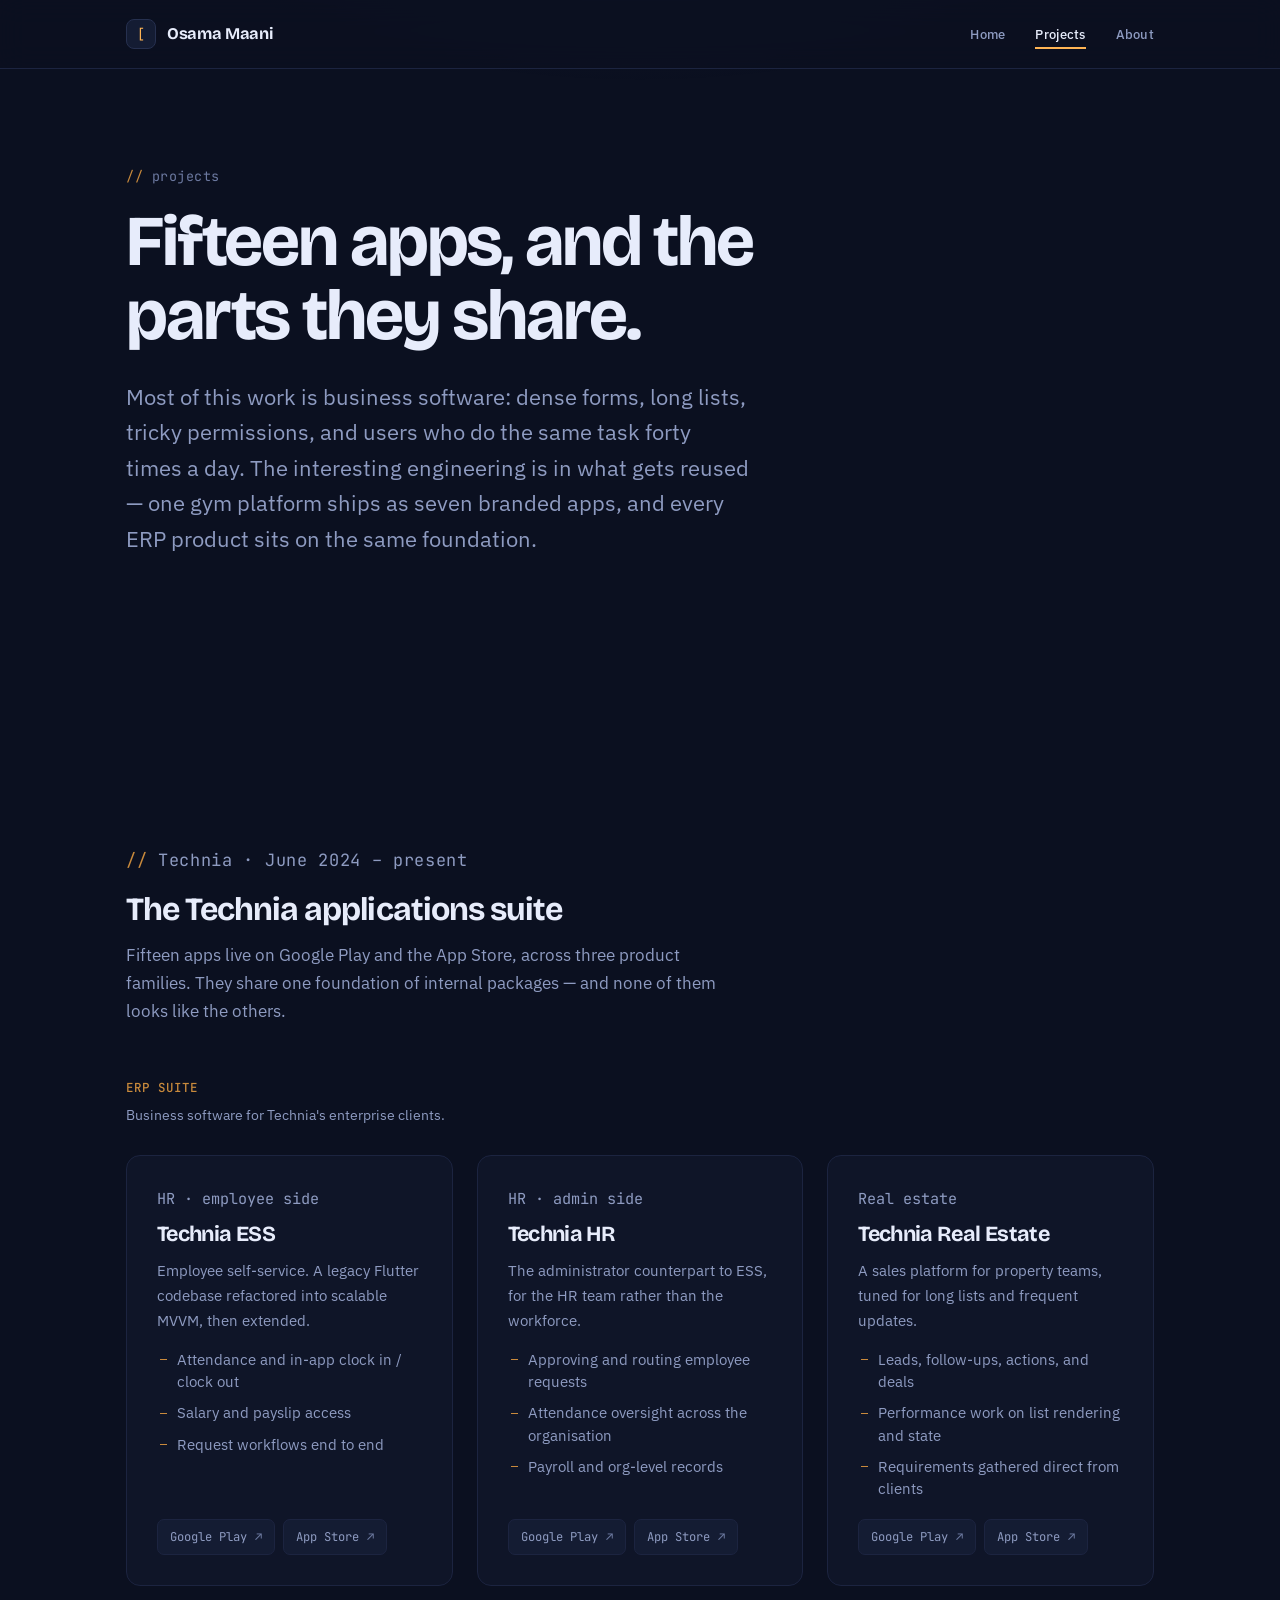
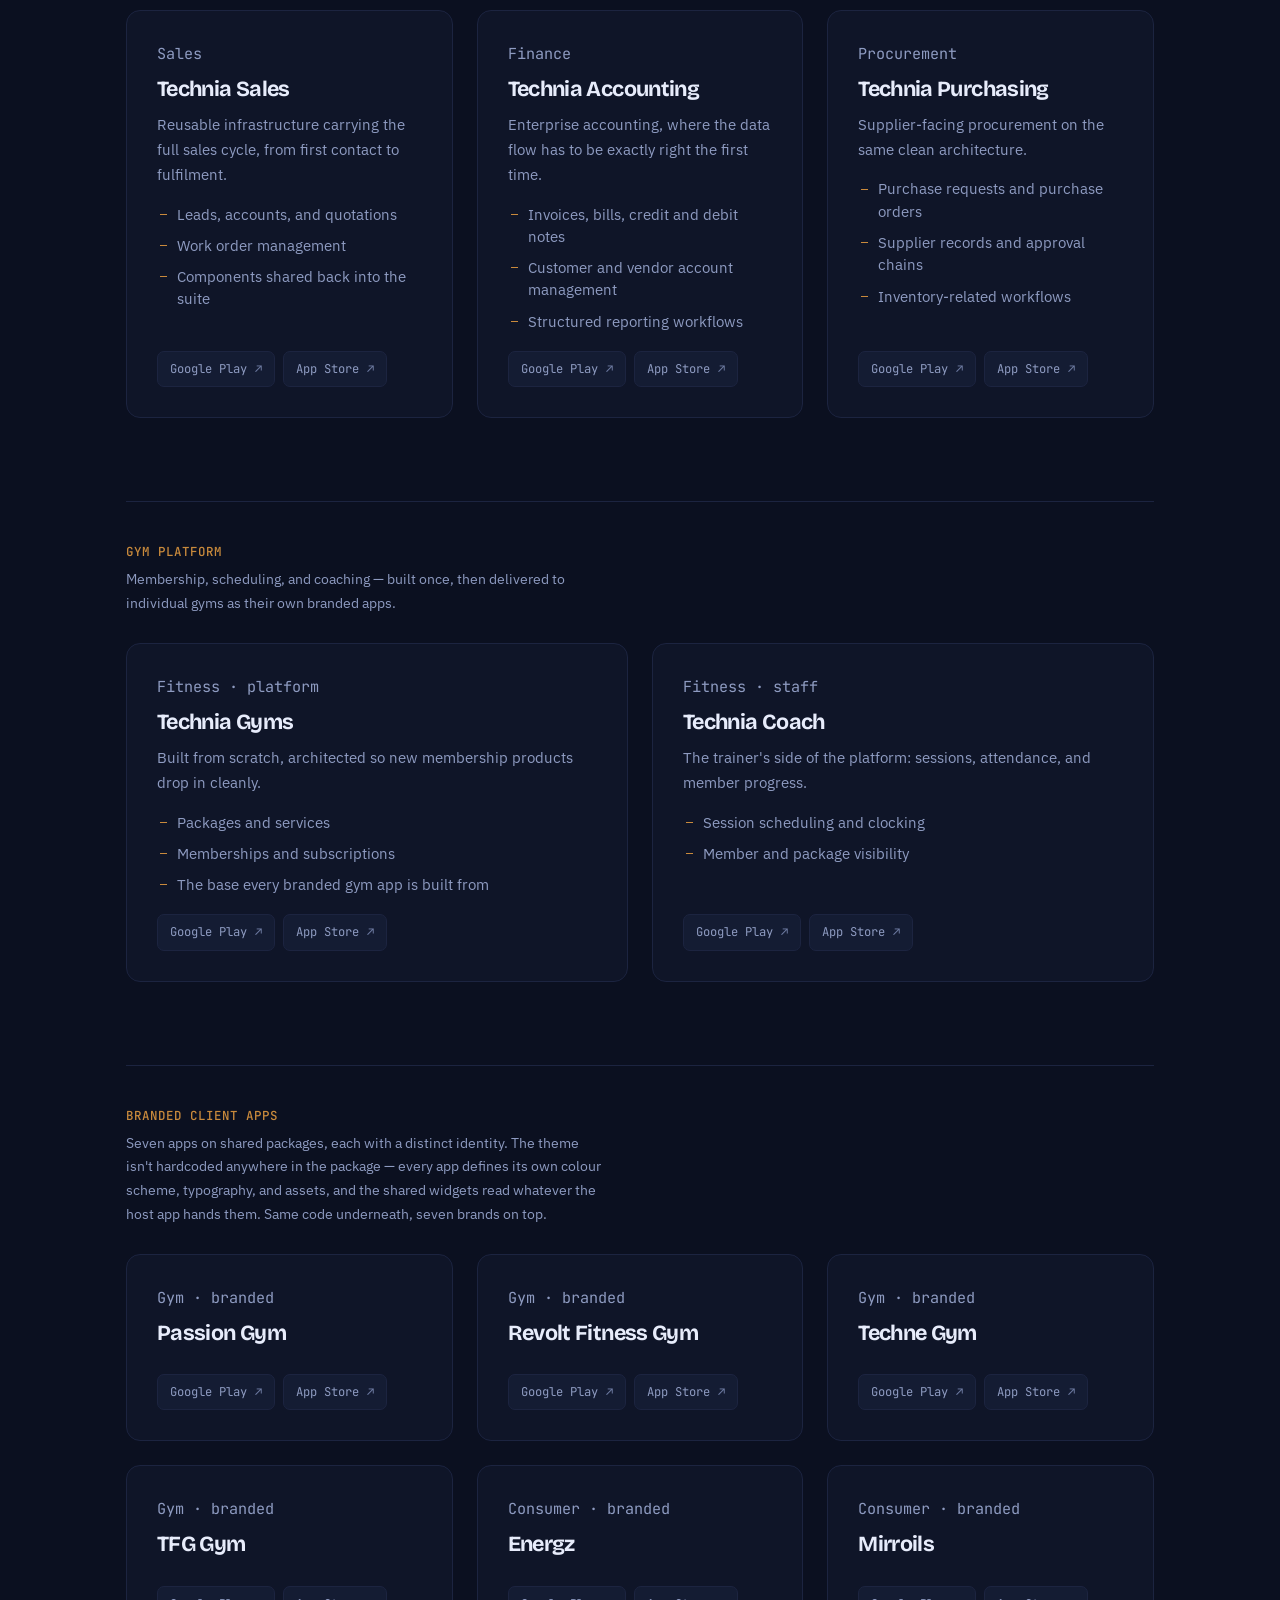
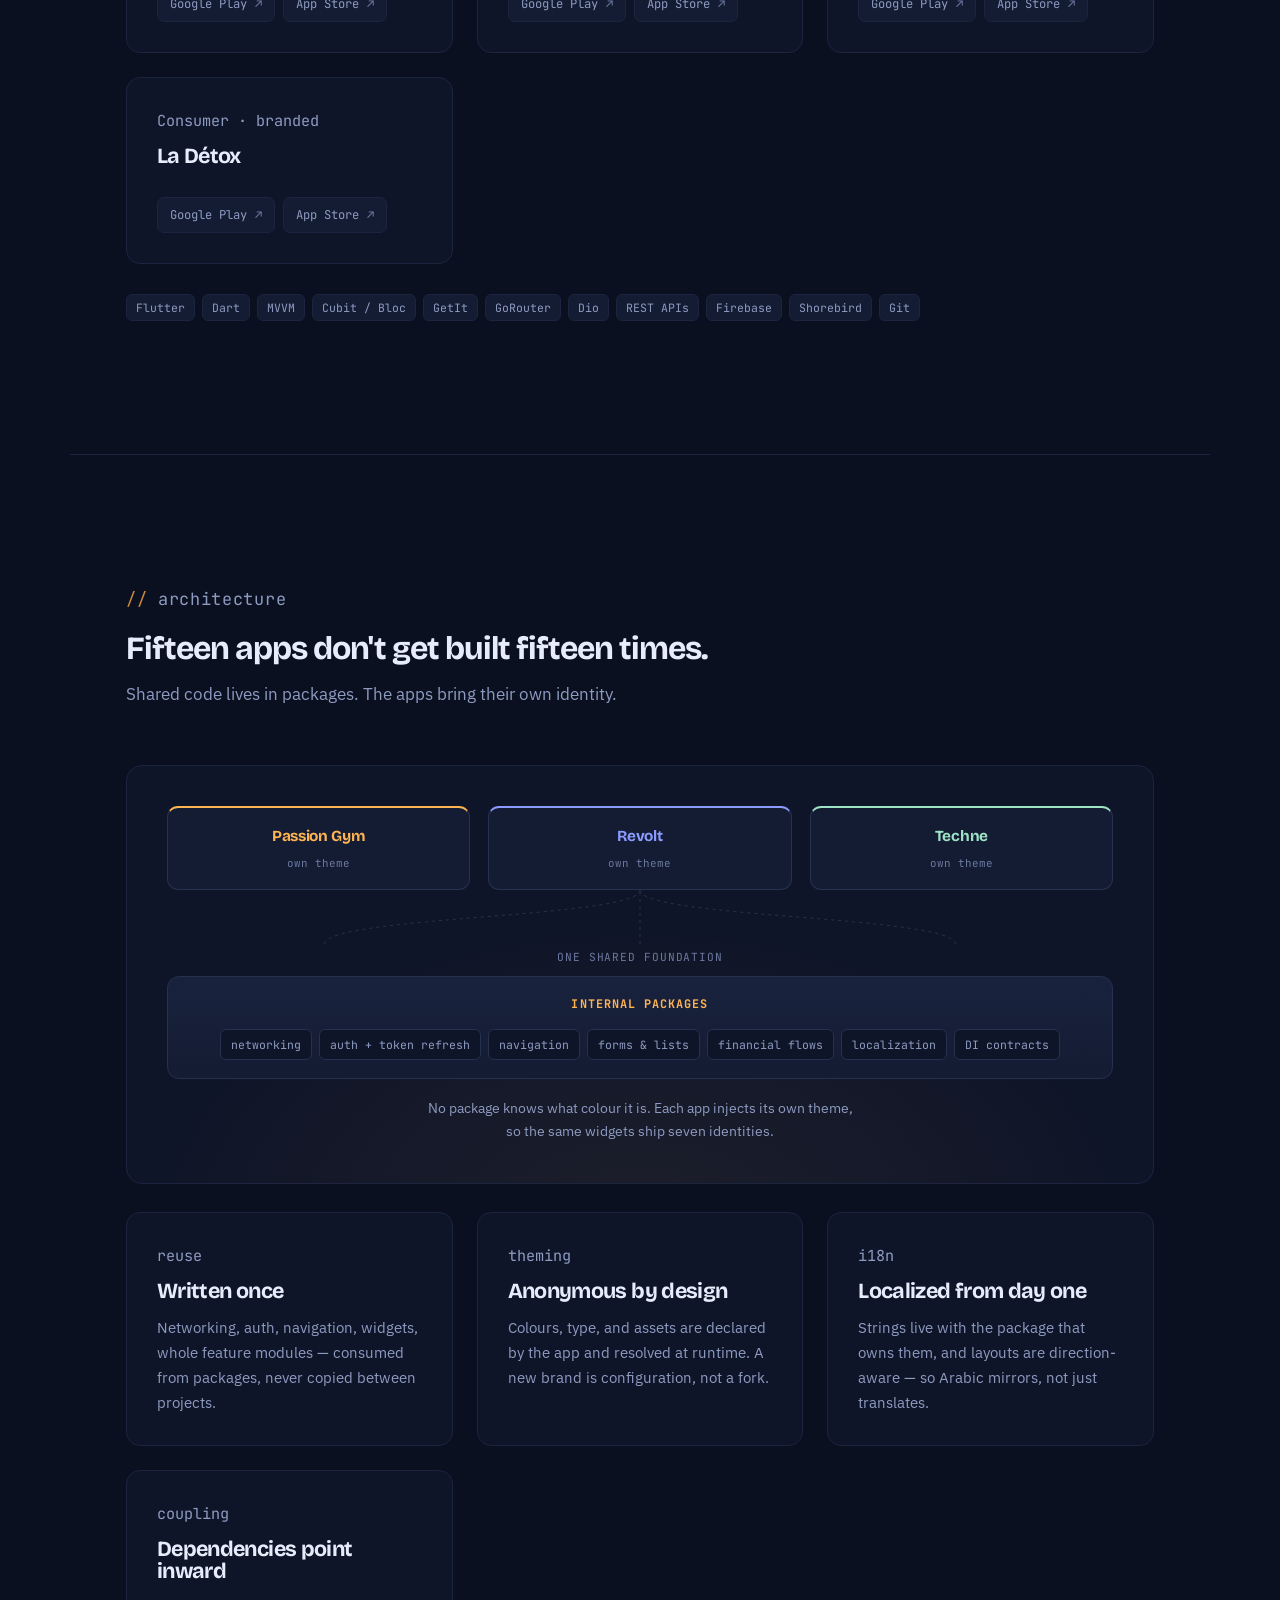
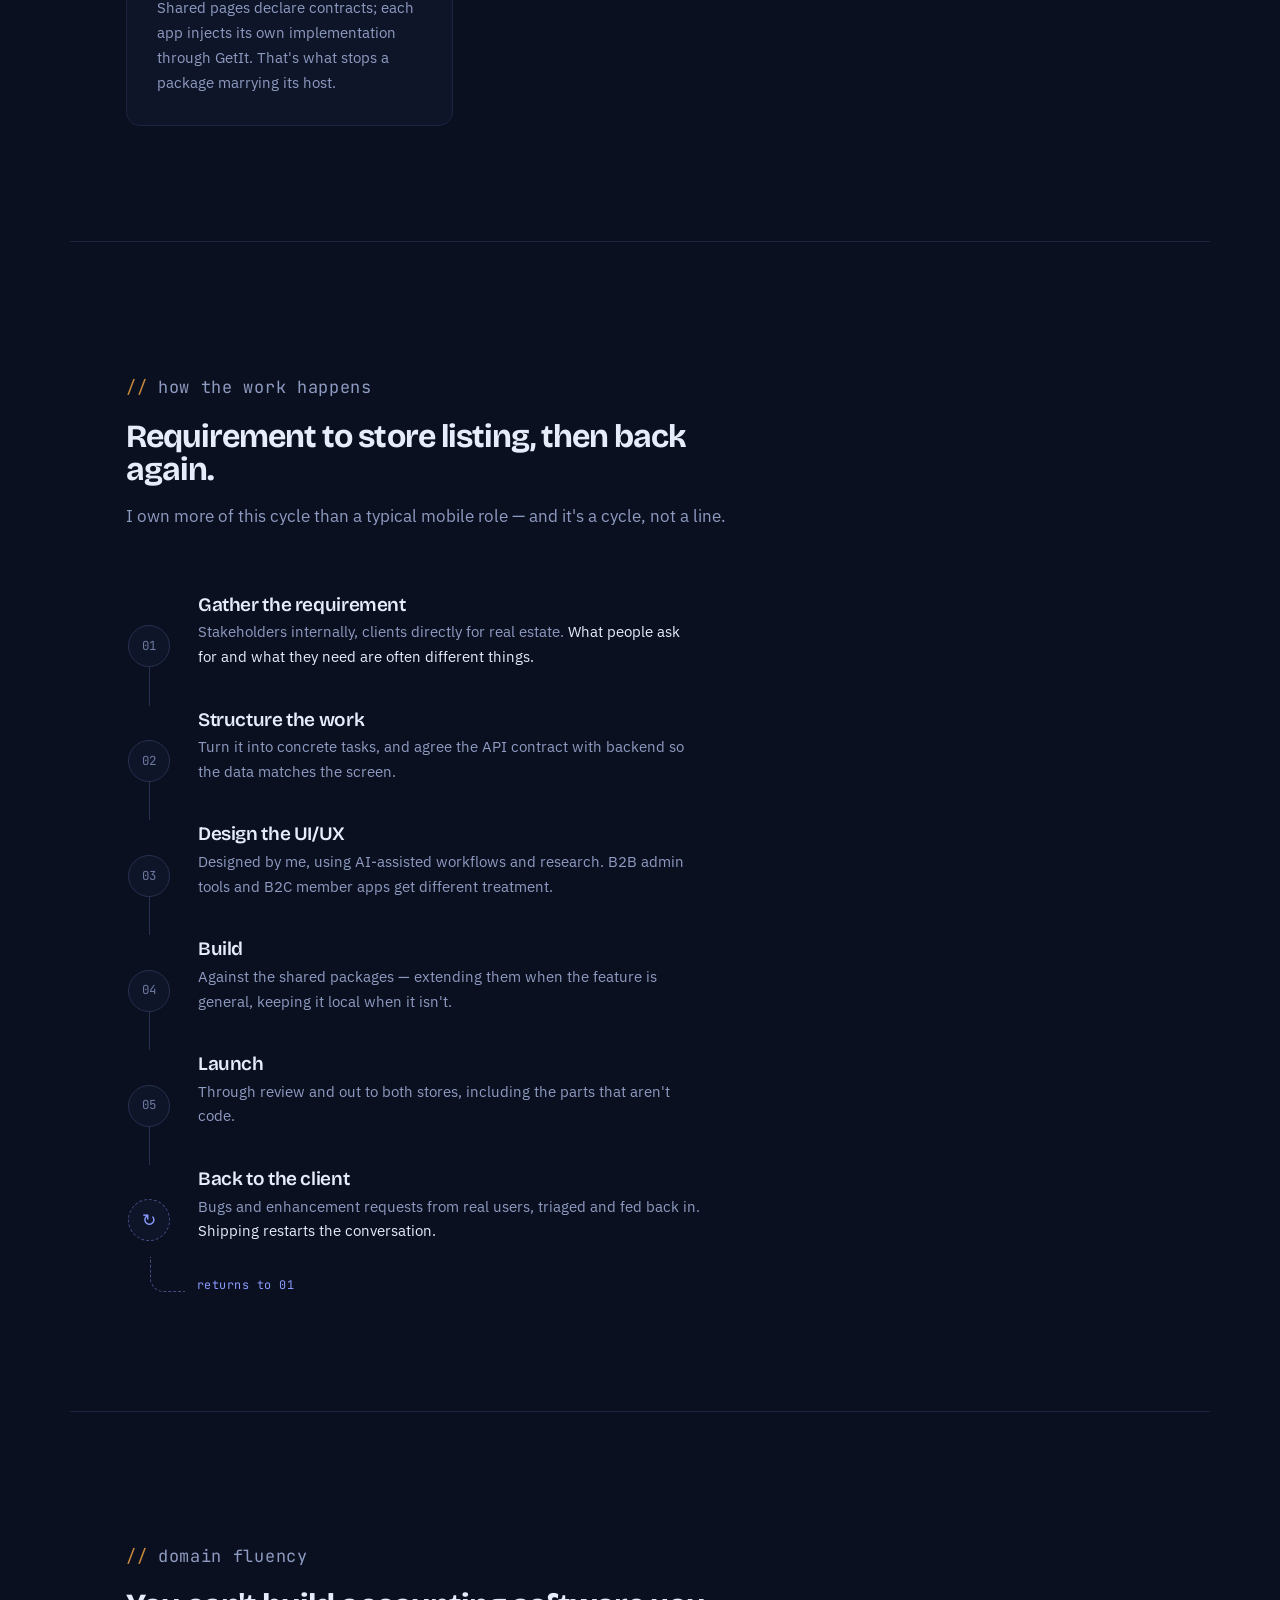
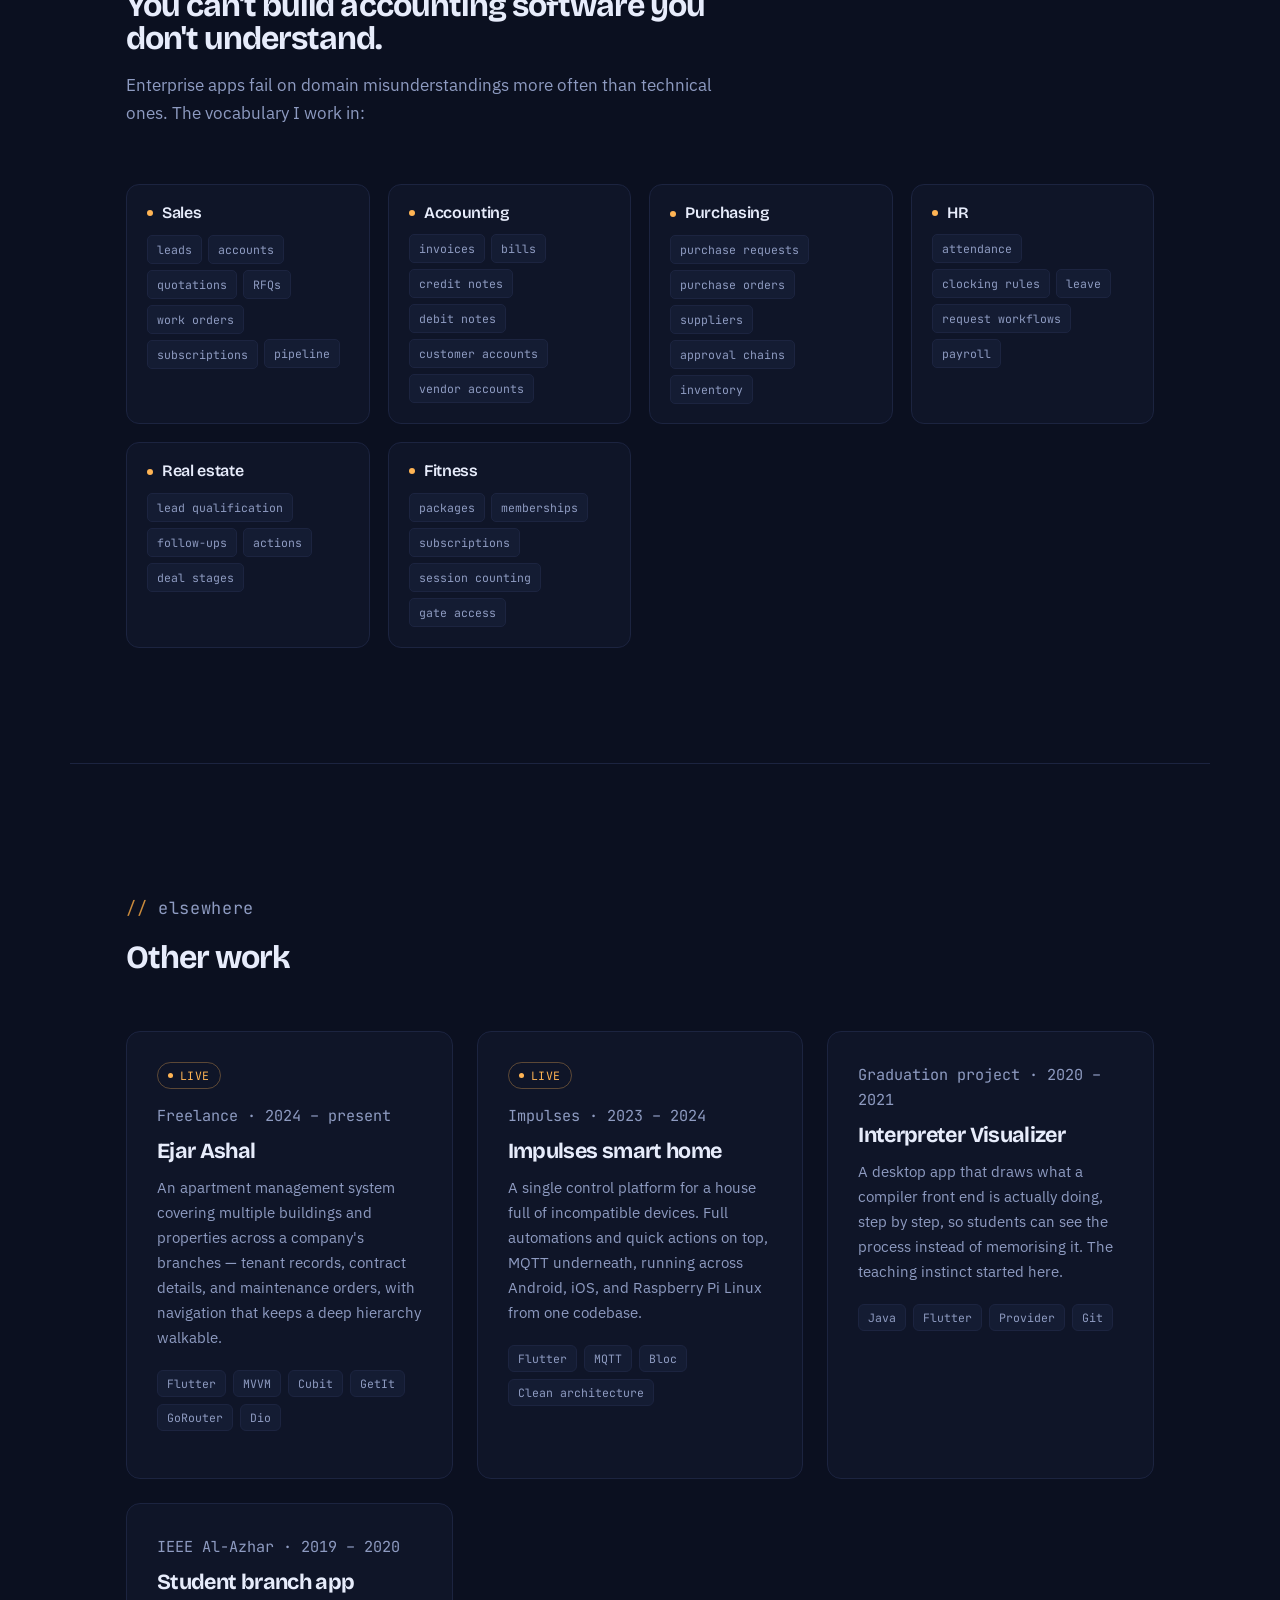
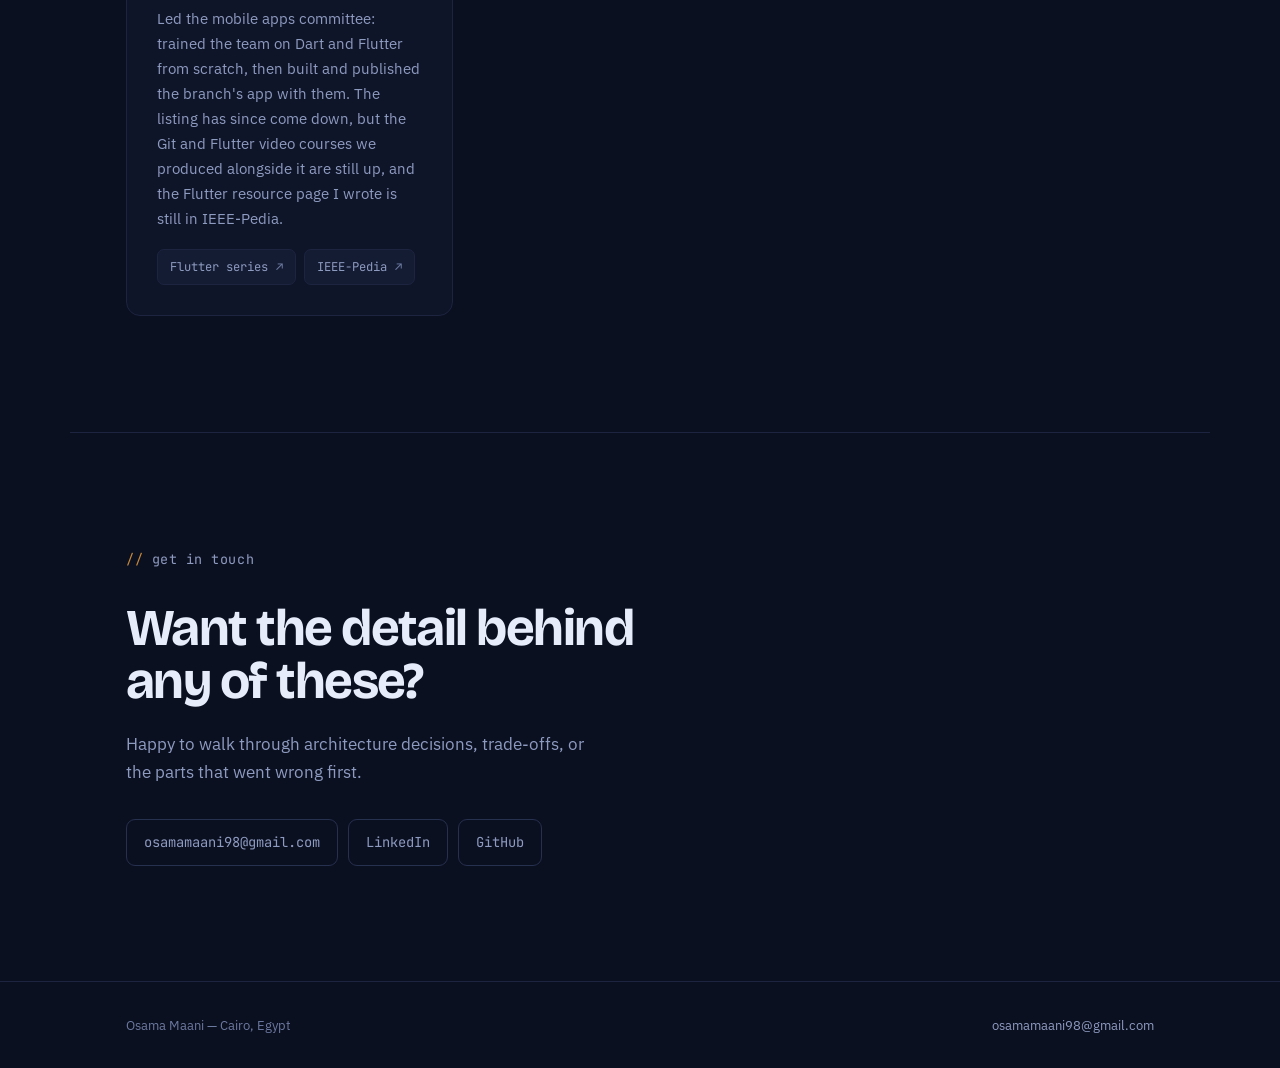
<file: projects.html>
<!DOCTYPE html>
<html lang="en">
<head>
<meta charset="utf-8">
<meta name="viewport" content="width=device-width, initial-scale=1">
<title>Projects — Osama Maani</title>
<meta name="description" content="Enterprise Flutter apps across ERP, real estate, sales, accounting, purchasing and gyms, plus smart home and freelance property work.">
<meta name="theme-color" content="#0B1020">

<link rel="icon" href="data:image/svg+xml,<svg xmlns='http://www.w3.org/2000/svg' viewBox='0 0 32 32'><rect width='32' height='32' rx='7' fill='%230B1020'/><path d='M12 9v14M12 9h7M12 23h7' stroke='%23FFB454' stroke-width='2.4' fill='none' stroke-linecap='round'/></svg>">

<link rel="preconnect" href="https://fonts.googleapis.com">
<link rel="preconnect" href="https://fonts.gstatic.com" crossorigin>
<link href="https://fonts.googleapis.com/css2?family=Bricolage+Grotesque:opsz,wght@12..96,600;12..96,700;12..96,800&family=IBM+Plex+Sans:wght@400;500;600&family=JetBrains+Mono:wght@400;500&display=swap" rel="stylesheet">
<link rel="stylesheet" href="assets/css/style.css">
</head>
<body>

<a class="skip" href="#main">Skip to content</a>

<header class="nav">
  <div class="wrap nav__inner">
    <a class="brand" href="index.html">
      <span class="brand__mark" aria-hidden="true">[</span>
      <span class="brand__name">Osama Maani</span>
    </a>
    <nav aria-label="Primary">
      <ul class="nav__links">
        <li><a class="nav__link" href="index.html">Home</a></li>
        <li><a class="nav__link" href="projects.html" aria-current="page">Projects</a></li>
        <li><a class="nav__link" href="about.html">About</a></li>
      </ul>
    </nav>
  </div>
</header>

<main id="main">
  <section class="wrap hero">
    <div class="stagger">
      <p class="eyebrow" style="--i:0"><span>//</span> projects</p>
      <h1 class="hero__title" style="--i:1">Fifteen apps, and the parts they share.</h1>
      <p class="hero__sub" style="--i:2">
        Most of this work is business software: dense forms, long lists, tricky
        permissions, and users who do the same task forty times a day. The
        interesting engineering is in what gets reused — one gym platform ships
        as seven branded apps, and every ERP product sits on the same foundation.
      </p>
    </div>
  </section>

  <!-- Technia suite -->
  <section class="wrap section">
    <div class="section__head reveal">
      <p class="eyebrow"><span>//</span> Technia · June 2024 – present</p>
      <h2>The Technia applications suite</h2>
      <p>
        Fifteen apps live on Google Play and the App Store, across three product
        families. They share one foundation of internal packages — and none of
        them looks like the others.
      </p>
    </div>

    <h3 class="group-title reveal">ERP suite</h3>
    <p class="group-note reveal">Business software for Technia's enterprise clients.</p>

    <div class="cards reveal">
      <article class="card">
        <p class="card__kicker">HR · employee side</p>
        <h3>Technia ESS</h3>
        <p>Employee self-service. A legacy Flutter codebase refactored into scalable MVVM, then extended.</p>
        <ul class="card__list">
          <li>Attendance and in-app clock in / clock out</li>
          <li>Salary and payslip access</li>
          <li>Request workflows end to end</li>
        </ul>
        <ul class="proof">
          <li><a href="https://play.google.com/store/apps/details?id=com.techniasolutions.essapp" target="_blank" rel="noopener">Google Play</a></li>
          <li><a href="https://apps.apple.com/app/id6737152177" target="_blank" rel="noopener">App Store</a></li>
        </ul>
      </article>

      <article class="card">
        <p class="card__kicker">HR · admin side</p>
        <h3>Technia HR</h3>
        <p>The administrator counterpart to ESS, for the HR team rather than the workforce.</p>
        <ul class="card__list">
          <li>Approving and routing employee requests</li>
          <li>Attendance oversight across the organisation</li>
          <li>Payroll and org-level records</li>
        </ul>
        <ul class="proof">
          <li><a href="https://play.google.com/store/apps/details?id=com.techniasolutions.hr" target="_blank" rel="noopener">Google Play</a></li>
          <li><a href="https://apps.apple.com/app/id6752538053" target="_blank" rel="noopener">App Store</a></li>
        </ul>
      </article>

      <article class="card">
        <p class="card__kicker">Real estate</p>
        <h3>Technia Real Estate</h3>
        <p>A sales platform for property teams, tuned for long lists and frequent updates.</p>
        <ul class="card__list">
          <li>Leads, follow-ups, actions, and deals</li>
          <li>Performance work on list rendering and state</li>
          <li>Requirements gathered direct from clients</li>
        </ul>
        <ul class="proof">
          <li><a href="https://play.google.com/store/apps/details?id=com.techniasolutions.realestate" target="_blank" rel="noopener">Google Play</a></li>
          <li><a href="https://apps.apple.com/app/id6738188797" target="_blank" rel="noopener">App Store</a></li>
        </ul>
      </article>

      <article class="card">
        <p class="card__kicker">Sales</p>
        <h3>Technia Sales</h3>
        <p>Reusable infrastructure carrying the full sales cycle, from first contact to fulfilment.</p>
        <ul class="card__list">
          <li>Leads, accounts, and quotations</li>
          <li>Work order management</li>
          <li>Components shared back into the suite</li>
        </ul>
        <ul class="proof">
          <li><a href="https://play.google.com/store/apps/details?id=com.technia.sales" target="_blank" rel="noopener">Google Play</a></li>
          <li><a href="https://apps.apple.com/app/id6738189089" target="_blank" rel="noopener">App Store</a></li>
        </ul>
      </article>

      <article class="card">
        <p class="card__kicker">Finance</p>
        <h3>Technia Accounting</h3>
        <p>Enterprise accounting, where the data flow has to be exactly right the first time.</p>
        <ul class="card__list">
          <li>Invoices, bills, credit and debit notes</li>
          <li>Customer and vendor account management</li>
          <li>Structured reporting workflows</li>
        </ul>
        <ul class="proof">
          <li><a href="https://play.google.com/store/apps/details?id=com.techniasolutions.accounting" target="_blank" rel="noopener">Google Play</a></li>
          <li><a href="https://apps.apple.com/app/id6755572286" target="_blank" rel="noopener">App Store</a></li>
        </ul>
      </article>

      <article class="card">
        <p class="card__kicker">Procurement</p>
        <h3>Technia Purchasing</h3>
        <p>Supplier-facing procurement on the same clean architecture.</p>
        <ul class="card__list">
          <li>Purchase requests and purchase orders</li>
          <li>Supplier records and approval chains</li>
          <li>Inventory-related workflows</li>
        </ul>
        <ul class="proof">
          <li><a href="https://play.google.com/store/apps/details?id=com.techniasolutions.purchasing" target="_blank" rel="noopener">Google Play</a></li>
          <li><a href="https://apps.apple.com/app/id6755929509" target="_blank" rel="noopener">App Store</a></li>
        </ul>
      </article>
    </div>

    <h3 class="group-title reveal">Gym platform</h3>
    <p class="group-note reveal">
      Membership, scheduling, and coaching — built once, then delivered to
      individual gyms as their own branded apps.
    </p>

    <div class="cards reveal">
      <article class="card">
        <p class="card__kicker">Fitness · platform</p>
        <h3>Technia Gyms</h3>
        <p>Built from scratch, architected so new membership products drop in cleanly.</p>
        <ul class="card__list">
          <li>Packages and services</li>
          <li>Memberships and subscriptions</li>
          <li>The base every branded gym app is built from</li>
        </ul>
        <ul class="proof">
          <li><a href="https://play.google.com/store/apps/details?id=com.techniasolutions.gyms" target="_blank" rel="noopener">Google Play</a></li>
          <li><a href="https://apps.apple.com/app/id6739978803" target="_blank" rel="noopener">App Store</a></li>
        </ul>
      </article>

      <article class="card">
        <p class="card__kicker">Fitness · staff</p>
        <h3>Technia Coach</h3>
        <p>The trainer's side of the platform: sessions, attendance, and member progress.</p>
        <ul class="card__list">
          <li>Session scheduling and clocking</li>
          <li>Member and package visibility</li>
        </ul>
        <ul class="proof">
          <li><a href="https://play.google.com/store/apps/details?id=com.techniasolutions.coach" target="_blank" rel="noopener">Google Play</a></li>
          <li><a href="https://apps.apple.com/app/id6762382006" target="_blank" rel="noopener">App Store</a></li>
        </ul>
      </article>
    </div>

    <h3 class="group-title reveal">Branded client apps</h3>
    <p class="group-note reveal">
      Seven apps on shared packages, each with a distinct identity. The theme
      isn't hardcoded anywhere in the package — every app defines its own colour
      scheme, typography, and assets, and the shared widgets read whatever the
      host app hands them. Same code underneath, seven brands on top.
    </p>

    <div class="cards reveal">
      <article class="card">
        <p class="card__kicker">Gym · branded</p>
        <h3>Passion Gym</h3>
        <ul class="proof">
          <li><a href="https://play.google.com/store/apps/details?id=com.techniasolutions.passion" target="_blank" rel="noopener">Google Play</a></li>
          <li><a href="https://apps.apple.com/app/id6754241266" target="_blank" rel="noopener">App Store</a></li>
        </ul>
      </article>

      <article class="card">
        <p class="card__kicker">Gym · branded</p>
        <h3>Revolt Fitness Gym</h3>
        <ul class="proof">
          <li><a href="https://play.google.com/store/apps/details?id=com.techniasolutions.revolt" target="_blank" rel="noopener">Google Play</a></li>
          <li><a href="https://apps.apple.com/app/id6757112341" target="_blank" rel="noopener">App Store</a></li>
        </ul>
      </article>

      <article class="card">
        <p class="card__kicker">Gym · branded</p>
        <h3>Techne Gym</h3>
        <ul class="proof">
          <li><a href="https://play.google.com/store/apps/details?id=com.techniasolutions.techne" target="_blank" rel="noopener">Google Play</a></li>
          <li><a href="https://apps.apple.com/app/id6763278148" target="_blank" rel="noopener">App Store</a></li>
        </ul>
      </article>

      <article class="card">
        <p class="card__kicker">Gym · branded</p>
        <h3>TFG Gym</h3>
        <ul class="proof">
          <li><a href="https://play.google.com/store/apps/details?id=com.techniasolutions.tfgapp" target="_blank" rel="noopener">Google Play</a></li>
          <li><a href="https://apps.apple.com/app/id6755055126" target="_blank" rel="noopener">App Store</a></li>
        </ul>
      </article>

      <article class="card">
        <p class="card__kicker">Consumer · branded</p>
        <h3>Energz</h3>
        <ul class="proof">
          <li><a href="https://play.google.com/store/apps/details?id=com.techniasolutions.energz" target="_blank" rel="noopener">Google Play</a></li>
          <li><a href="https://apps.apple.com/app/id6751149545" target="_blank" rel="noopener">App Store</a></li>
        </ul>
      </article>

      <article class="card">
        <p class="card__kicker">Consumer · branded</p>
        <h3>Mirroils</h3>
        <ul class="proof">
          <li><a href="https://play.google.com/store/apps/details?id=com.techniasolutions.mirroils" target="_blank" rel="noopener">Google Play</a></li>
          <li><a href="https://apps.apple.com/app/id6751147602" target="_blank" rel="noopener">App Store</a></li>
        </ul>
      </article>

      <article class="card">
        <p class="card__kicker">Consumer · branded</p>
        <h3>La Détox</h3>
        <ul class="proof">
          <li><a href="https://play.google.com/store/apps/details?id=com.techniasolutions.ladetox" target="_blank" rel="noopener">Google Play</a></li>
          <li><a href="https://apps.apple.com/app/id6770531957" target="_blank" rel="noopener">App Store</a></li>
        </ul>
      </article>
    </div>

    <ul class="chips reveal" style="margin-top:30px">
      <li>Flutter</li><li>Dart</li><li>MVVM</li><li>Cubit / Bloc</li><li>GetIt</li>
      <li>GoRouter</li><li>Dio</li><li>REST APIs</li><li>Firebase</li><li>Shorebird</li><li>Git</li>
    </ul>
  </section>

  <!-- Architecture -->
  <section class="wrap section">
    <div class="section__head reveal">
      <p class="eyebrow"><span>//</span> architecture</p>
      <h2>Fifteen apps don't get built fifteen times.</h2>
      <p>Shared code lives in packages. The apps bring their own identity.</p>
    </div>

    <div class="arch reveal">
      <div class="arch__row">
        <div class="arch__app" style="--brand:#FFB454">
          <b>Passion Gym</b>
          <span>own theme</span>
        </div>
        <div class="arch__app" style="--brand:#8B9BFF">
          <b>Revolt</b>
          <span>own theme</span>
        </div>
        <div class="arch__app" style="--brand:#9FE3C5">
          <b>Techne</b>
          <span>own theme</span>
        </div>
      </div>

      <!-- preserveAspectRatio="none" stretches this viewBox ~3.4x wide and 1x
           tall. vector-effect keeps the stroke width and dash pattern in screen
           space, so the wires don't smear horizontally and both engines draw
           the same dashes. -->
      <svg class="arch__wires" viewBox="0 0 300 54" preserveAspectRatio="none" aria-hidden="true">
        <path class="arch__wire" vector-effect="non-scaling-stroke" d="M50 54 C50 26, 150 28, 150 0" />
        <path class="arch__wire" vector-effect="non-scaling-stroke" d="M150 54 L150 0" />
        <path class="arch__wire" vector-effect="non-scaling-stroke" d="M250 54 C250 26, 150 28, 150 0" />
      </svg>

      <p class="arch__label">one shared foundation</p>

      <div class="arch__core">
        <b>internal packages</b>
        <ul class="arch__mods">
          <li>networking</li>
          <li>auth + token refresh</li>
          <li>navigation</li>
          <li>forms &amp; lists</li>
          <li>financial flows</li>
          <li>localization</li>
          <li>DI contracts</li>
        </ul>
      </div>

      <p class="arch__note">
        No package knows what colour it is. Each app injects its own theme, so
        the same widgets ship seven identities.
      </p>
    </div>

    <div class="cards reveal seq" style="margin-top:clamp(20px,2.6vw,28px)">
      <article class="card" style="--n:0">
        <p class="card__kicker">reuse</p>
        <h3>Written once</h3>
        <p>
          Networking, auth, navigation, widgets, whole feature modules — consumed
          from packages, never copied between projects.
        </p>
      </article>

      <article class="card" style="--n:1">
        <p class="card__kicker">theming</p>
        <h3>Anonymous by design</h3>
        <p>
          Colours, type, and assets are declared by the app and resolved at
          runtime. A new brand is configuration, not a fork.
        </p>
      </article>

      <article class="card" style="--n:2">
        <p class="card__kicker">i18n</p>
        <h3>Localized from day one</h3>
        <p>
          Strings live with the package that owns them, and layouts are
          direction-aware — so Arabic mirrors, not just translates.
        </p>
      </article>

      <article class="card" style="--n:3">
        <p class="card__kicker">coupling</p>
        <h3>Dependencies point inward</h3>
        <p>
          Shared pages declare contracts; each app injects its own implementation
          through GetIt. That's what stops a package marrying its host.
        </p>
      </article>
    </div>
  </section>

  <!-- Process -->
  <section class="wrap section">
    <div class="section__head reveal">
      <p class="eyebrow"><span>//</span> how the work happens</p>
      <h2>Requirement to store listing, then back again.</h2>
      <p>I own more of this cycle than a typical mobile role — and it's a cycle, not a line.</p>
    </div>

    <ol class="loop reveal">
      <li class="loop__step">
        <div class="loop__dot"><span class="loop__num">01</span></div>
        <div class="loop__card">
          <h4>Gather the requirement</h4>
          <p>Stakeholders internally, clients directly for real estate. <em>What people ask for and what they need are often different things.</em></p>
        </div>
      </li>

      <li class="loop__step">
        <div class="loop__dot"><span class="loop__num">02</span></div>
        <div class="loop__card">
          <h4>Structure the work</h4>
          <p>Turn it into concrete tasks, and agree the API contract with backend so the data matches the screen.</p>
        </div>
      </li>

      <li class="loop__step">
        <div class="loop__dot"><span class="loop__num">03</span></div>
        <div class="loop__card">
          <h4>Design the UI/UX</h4>
          <p>Designed by me, using AI-assisted workflows and research. B2B admin tools and B2C member apps get different treatment.</p>
        </div>
      </li>

      <li class="loop__step">
        <div class="loop__dot"><span class="loop__num">04</span></div>
        <div class="loop__card">
          <h4>Build</h4>
          <p>Against the shared packages — extending them when the feature is general, keeping it local when it isn't.</p>
        </div>
      </li>

      <li class="loop__step">
        <div class="loop__dot"><span class="loop__num">05</span></div>
        <div class="loop__card">
          <h4>Launch</h4>
          <p>Through review and out to both stores, including the parts that aren't code.</p>
        </div>
      </li>

      <li class="loop__step loop__step--return">
        <div class="loop__dot"><span class="loop__num">↻</span></div>
        <div class="loop__card">
          <h4>Back to the client</h4>
          <p>Bugs and enhancement requests from real users, triaged and fed back in. <em>Shipping restarts the conversation.</em></p>
        </div>
      </li>

      <li class="loop__back">returns to 01</li>
    </ol>
  </section>

  <!-- Domain -->
  <section class="wrap section">
    <div class="section__head reveal">
      <p class="eyebrow"><span>//</span> domain fluency</p>
      <h2>You can't build accounting software you don't understand.</h2>
      <p>Enterprise apps fail on domain misunderstandings more often than technical ones. The vocabulary I work in:</p>
    </div>

    <div class="domains reveal seq">
      <div class="domain" style="--n:0">
        <h4>Sales</h4>
        <ul class="terms">
          <li>leads</li><li>accounts</li><li>quotations</li><li>RFQs</li>
          <li>work orders</li><li>subscriptions</li><li>pipeline</li>
        </ul>
      </div>

      <div class="domain" style="--n:1">
        <h4>Accounting</h4>
        <ul class="terms">
          <li>invoices</li><li>bills</li><li>credit notes</li><li>debit notes</li>
          <li>customer accounts</li><li>vendor accounts</li>
        </ul>
      </div>

      <div class="domain" style="--n:2">
        <h4>Purchasing</h4>
        <ul class="terms">
          <li>purchase requests</li><li>purchase orders</li><li>suppliers</li>
          <li>approval chains</li><li>inventory</li>
        </ul>
      </div>

      <div class="domain" style="--n:3">
        <h4>HR</h4>
        <ul class="terms">
          <li>attendance</li><li>clocking rules</li><li>leave</li>
          <li>request workflows</li><li>payroll</li>
        </ul>
      </div>

      <div class="domain" style="--n:4">
        <h4>Real estate</h4>
        <ul class="terms">
          <li>lead qualification</li><li>follow-ups</li><li>actions</li>
          <li>deal stages</li>
        </ul>
      </div>

      <div class="domain" style="--n:5">
        <h4>Fitness</h4>
        <ul class="terms">
          <li>packages</li><li>memberships</li><li>subscriptions</li>
          <li>session counting</li><li>gate access</li>
        </ul>
      </div>
    </div>
  </section>

  <!-- Other projects -->
  <section class="wrap section">
    <div class="section__head reveal">
      <p class="eyebrow"><span>//</span> elsewhere</p>
      <h2>Other work</h2>
    </div>

    <div class="cards reveal">
      <article class="card">
        <span class="pill">Live</span>
        <p class="card__kicker">Freelance · 2024 – present</p>
        <h3>Ejar Ashal</h3>
        <p>
          An apartment management system covering multiple buildings and
          properties across a company's branches — tenant records, contract
          details, and maintenance orders, with navigation that keeps a deep
          hierarchy walkable.
        </p>
        <ul class="chips">
          <li>Flutter</li><li>MVVM</li><li>Cubit</li><li>GetIt</li><li>GoRouter</li><li>Dio</li>
        </ul>
      </article>

      <article class="card">
        <span class="pill">Live</span>
        <p class="card__kicker">Impulses · 2023 – 2024</p>
        <h3>Impulses smart home</h3>
        <p>
          A single control platform for a house full of incompatible devices.
          Full automations and quick actions on top, MQTT underneath, running
          across Android, iOS, and Raspberry Pi Linux from one codebase.
        </p>
        <ul class="chips">
          <li>Flutter</li><li>MQTT</li><li>Bloc</li><li>Clean architecture</li>
        </ul>
      </article>

      <article class="card">
        <p class="card__kicker">Graduation project · 2020 – 2021</p>
        <h3>Interpreter Visualizer</h3>
        <p>
          A desktop app that draws what a compiler front end is actually doing,
          step by step, so students can see the process instead of memorising it.
          The teaching instinct started here.
        </p>
        <ul class="chips">
          <li>Java</li><li>Flutter</li><li>Provider</li><li>Git</li>
        </ul>
      </article>

      <article class="card">
        <p class="card__kicker">IEEE Al-Azhar · 2019 – 2020</p>
        <h3>Student branch app</h3>
        <p>
          Led the mobile apps committee: trained the team on Dart and Flutter
          from scratch, then built and published the branch's app with them. The
          listing has since come down, but the Git and Flutter video courses we
          produced alongside it are still up, and the Flutter resource page I
          wrote is still in IEEE-Pedia.
        </p>
        <ul class="proof">
          <li><a href="https://www.youtube.com/playlist?list=PLvsRzup300l6i1YuRWqeqqxpORZSSflAc" target="_blank" rel="noopener">Flutter series</a></li>
          <li><a href="https://github.com/IEEE-AlAzhar/IEEE-Pedia/blob/master/resources/Mobile-Apps/Flutter-resources.md" target="_blank" rel="noopener">IEEE-Pedia</a></li>
        </ul>
      </article>
    </div>
  </section>


  <section class="wrap contact reveal">
    <p class="eyebrow"><span>//</span> get in touch</p>
    <h2>Want the detail behind any of these?</h2>
    <p>Happy to walk through architecture decisions, trade-offs, or the parts that went wrong first.</p>
    <ul class="links">
      <li><a href="mailto:osamamaani98@gmail.com">osamamaani98@gmail.com</a></li>
      <li><a href="https://linkedin.com/in/osama-maani/" target="_blank" rel="noopener">LinkedIn</a></li>
      <li><a href="https://github.com/OsamaMaani" target="_blank" rel="noopener">GitHub</a></li>
    </ul>
  </section>

</main>

<footer class="foot">
  <div class="wrap foot__inner">
    <span>Osama Maani — Cairo, Egypt</span>
    <span><a href="mailto:osamamaani98@gmail.com">osamamaani98@gmail.com</a></span>
  </div>
</footer>

<script src="assets/js/main.js"></script>
</body>
</html>
</file>
<file: assets/css/style.css>
/* =========================================================
   Osama Maani — portfolio
   Palette: deep navy ink, amber accent, periwinkle interactive
   Type: Bricolage Grotesque (display) / IBM Plex Sans (body) /
         JetBrains Mono (utility + code)
   ========================================================= */

:root {
  --ink:        #0B1020;
  --ink-2:      #0F1528;
  --surface:    #141C33;
  --surface-2:  #19223D;
  --line:       #26304F;
  --line-soft:  #1C2440;
  --text:       #E7ECFB;
  --muted:      #8E9BC1;
  --muted-2:    #6C79A0;
  --amber:      #FFB454;
  --amber-dim:  #C98A3C;
  --peri:       #8B9BFF;

  --max: 1140px;
  --gutter: clamp(20px, 5vw, 56px);

  --step--1: clamp(0.78rem, 0.76rem + 0.1vw, 0.84rem);
  --step-0:  clamp(0.98rem, 0.95rem + 0.15vw, 1.06rem);
  --step-1:  clamp(1.15rem, 1.08rem + 0.35vw, 1.35rem);
  --step-2:  clamp(1.5rem, 1.3rem + 0.9vw, 2.1rem);
  --step-3:  clamp(2.1rem, 1.7rem + 1.9vw, 3.4rem);
  --step-4:  clamp(2.6rem, 1.9rem + 3.2vw, 5rem);

  --ease: cubic-bezier(0.22, 0.68, 0.36, 1);
}

* { box-sizing: border-box; }

html { scroll-behavior: smooth; }

/* No text-rendering: optimizeLegibility here — it pushes Gecko onto a
   different shaping path, which renders light-on-dark type noticeably
   heavier than Blink does. The default is the closer match. */
body {
  margin: 0;
  background: var(--ink);
  color: var(--text);
  font-family: "IBM Plex Sans", ui-sans-serif, system-ui, sans-serif;
  font-size: var(--step-0);
  line-height: 1.65;
  -webkit-font-smoothing: antialiased;
}

/* Ambient: a very quiet horizon glow, once, at the top. */
body::before {
  content: "";
  position: fixed;
  inset: -20vh 0 auto 0;
  height: 70vh;
  background: radial-gradient(60% 60% at 50% 0%, rgba(139, 155, 255, 0.10), transparent 70%);
  pointer-events: none;
  z-index: 0;
}

img { max-width: 100%; display: block; }

a { color: inherit; }

h1, h2, h3, h4 {
  font-family: "Bricolage Grotesque", "IBM Plex Sans", sans-serif;
  font-weight: 700;
  letter-spacing: -0.03em;
  line-height: 1.04;
  margin: 0;
  font-optical-sizing: auto;
}

p { margin: 0; }

::selection { background: var(--amber); color: #0B1020; }

:focus-visible {
  outline: 2px solid var(--amber);
  outline-offset: 3px;
  border-radius: 3px;
}

.wrap {
  width: 100%;
  max-width: var(--max);
  margin-inline: auto;
  padding-inline: var(--gutter);
  position: relative;
  z-index: 1;
}

.skip {
  position: absolute;
  left: -9999px;
}
.skip:focus {
  left: 16px;
  top: 12px;
  z-index: 99;
  background: var(--amber);
  color: #0B1020;
  padding: 10px 16px;
  border-radius: 6px;
  font-weight: 600;
}

/* ---------------- Nav ---------------- */

.nav {
  position: sticky;
  top: 0;
  z-index: 40;
  background: rgba(11, 16, 32, 0.82);
  backdrop-filter: blur(14px);
  border-bottom: 1px solid var(--line-soft);
}

.nav__inner {
  display: flex;
  align-items: center;
  gap: 18px;
  min-height: 68px;
}

.brand {
  display: inline-flex;
  align-items: center;
  gap: 11px;
  text-decoration: none;
  margin-right: auto;
}

.brand__mark {
  width: 30px;
  height: 30px;
  flex: none;
  border: 1px solid var(--line);
  border-radius: 8px;
  display: grid;
  place-items: center;
  color: var(--amber);
  font-family: "JetBrains Mono", monospace;
  font-size: 0.85rem;
  background: var(--surface);
}

.brand__name {
  font-family: "Bricolage Grotesque", sans-serif;
  font-weight: 700;
  letter-spacing: -0.02em;
  font-size: 1.02rem;
}

.nav__links {
  display: flex;
  align-items: center;
  gap: clamp(14px, 3vw, 30px);
  list-style: none;
  margin: 0;
  padding: 0;
}

.nav__link {
  text-decoration: none;
  color: var(--muted);
  font-size: var(--step--1);
  font-weight: 500;
  letter-spacing: 0.02em;
  padding: 6px 0;
  position: relative;
  transition: color 0.2s var(--ease);
}
.nav__link:hover { color: var(--text); }

.nav__link[aria-current="page"] { color: var(--text); }
.nav__link[aria-current="page"]::after {
  content: "";
  position: absolute;
  left: 0;
  right: 0;
  bottom: 0;
  height: 2px;
  background: var(--amber);
}

/* ---------------- Shared bits ---------------- */

.eyebrow {
  font-family: "JetBrains Mono", monospace;
  font-size: var(--step--1);
  color: var(--muted-2);
  letter-spacing: 0.04em;
  margin-bottom: 18px;
}
.eyebrow span { color: var(--amber-dim); }

.section {
  padding-block: clamp(64px, 9vw, 118px);
  position: relative;
}
.section + .section { border-top: 1px solid var(--line-soft); }

.section__head {
  max-width: 62ch;
  margin-bottom: clamp(34px, 5vw, 56px);
}
.section__head h2 { font-size: var(--step-2); }
.section__head p {
  color: var(--muted);
  margin-top: 16px;
  font-size: var(--step-0);
}

.lede {
  color: var(--muted);
  font-size: var(--step-1);
  line-height: 1.55;
  max-width: 56ch;
}

/* Indent guide — the structural motif, borrowed from an IDE's
   widget tree. Used wherever content nests under a parent. */
.tree {
  border-left: 1px solid var(--line);
  padding-left: clamp(18px, 3vw, 30px);
  position: relative;
}
.tree > * { position: relative; }
.tree > .tree-node::before {
  content: "";
  position: absolute;
  left: calc(-1 * clamp(18px, 3vw, 30px));
  top: 0.85em;
  width: clamp(12px, 2vw, 20px);
  height: 1px;
  background: var(--line);
  transition: background 0.25s var(--ease);
}
.tree > .tree-node:hover::before { background: var(--amber); }

.tree-node { padding-block: 16px; }
.tree > .tree-node::before { top: 1.5em; }
.tree-node + .tree-node { border-top: 1px solid var(--line-soft); }
.tree-node h3 { font-size: var(--step-1); margin-bottom: 6px; }
.tree-node__meta {
  display: block;
  font-family: "JetBrains Mono", monospace;
  font-size: var(--step--1);
  color: var(--muted-2);
  margin-bottom: 10px;
}
.tree-node p { color: var(--muted); font-size: 0.95rem; max-width: 64ch; }

/* Evidence links — published artifacts, not decoration. */
.proof {
  display: flex;
  flex-wrap: wrap;
  gap: 8px;
  margin: 18px 0 0;
  padding: 0;
  list-style: none;
}
.proof a {
  display: inline-flex;
  align-items: center;
  gap: 8px;
  text-decoration: none;
  font-family: "JetBrains Mono", monospace;
  font-size: 0.76rem;
  color: var(--muted);
  background: var(--surface);
  border: 1px solid var(--line-soft);
  border-radius: 7px;
  padding: 7px 12px;
  transition: color 0.2s var(--ease), border-color 0.2s var(--ease);
}
.proof a::after {
  content: "↗";
  color: var(--muted-2);
  transition: color 0.2s var(--ease);
}
.proof a:hover { color: var(--text); border-color: var(--amber); }
.proof a:hover::after { color: var(--amber); }

.tenure {
  display: inline-block;
  font-family: "JetBrains Mono", monospace;
  font-size: 0.72rem;
  letter-spacing: 0.06em;
  text-transform: uppercase;
  color: var(--amber);
  border: 1px solid rgba(255, 180, 84, 0.3);
  border-radius: 999px;
  padding: 3px 11px;
  margin-bottom: 14px;
}

/* ---------------- Hero ---------------- */

.hero {
  padding-top: clamp(52px, 8vw, 96px);
  padding-bottom: clamp(56px, 8vw, 100px);
}

/* ---------------- Group headings ----------------
   These label a block of work inside a section ("Gym platform",
   "Branded client apps"). Each one opens a new group, so it carries
   its own break: a hairline and generous space above, matching the
   rule that separates one section from the next. Declared on the
   heading itself rather than on a sibling combinator — the previous
   element varies, and a combinator that stops matching fails
   silently. The first heading in a section is the exception: it
   follows .section__head, which already spaces itself. */

.group-title {
  font-family: "JetBrains Mono", monospace;
  font-size: 0.78rem;
  font-weight: 500;
  letter-spacing: 0.08em;
  text-transform: uppercase;
  color: var(--amber-dim);
  margin: clamp(52px, 6.5vw, 88px) 0 8px;
  padding-top: clamp(30px, 3.8vw, 44px);
  border-top: 1px solid var(--line-soft);
}

.section__head + .group-title {
  margin-top: 0;
  padding-top: 0;
  border-top: 0;
}

.group-title + .group-note {
  color: var(--muted);
  font-size: 0.9rem;
  margin-bottom: clamp(20px, 2.4vw, 28px);
  max-width: 60ch;
}

/* Store directory — one row per shipped app, with its live listings. */
.apps {
  list-style: none;
  margin: 0;
  padding: 0;
}
.app {
  display: grid;
  grid-template-columns: 1fr auto;
  align-items: center;
  gap: 10px 26px;
  padding: 15px 0;
  border-top: 1px solid var(--line-soft);
}
.apps > .app:last-child { border-bottom: 1px solid var(--line-soft); }
.app__name {
  font-family: "Bricolage Grotesque", sans-serif;
  font-weight: 600;
  letter-spacing: -0.02em;
  font-size: 1.04rem;
}
.app__note {
  color: var(--muted-2);
  font-size: 0.85rem;
  margin-top: 2px;
}
.app .proof { margin-top: 0; }

@media (max-width: 640px) {
  .app { grid-template-columns: 1fr; }
  .app .proof { margin-top: 4px; }
}

/* Portrait — used on the About page hero. */
.portrait {
  width: clamp(108px, 14vw, 156px);
  height: clamp(108px, 14vw, 156px);
  border-radius: 50%;
  object-fit: cover;
  object-position: center top;
  border: 1px solid var(--line);
  margin-bottom: 28px;
  background: var(--surface);
}

.hero__title {
  font-size: var(--step-4);
  max-width: 15ch;
  margin-bottom: 26px;
}
.hero__title em {
  font-style: normal;
  color: var(--amber);
}

.hero__sub {
  color: var(--muted);
  font-size: var(--step-1);
  max-width: 48ch;
  margin-bottom: clamp(38px, 6vw, 58px);
}

/* The signature: a hand-set Dart constructor describing him.
   Every value is a fact from the CV. */
.decl {
  font-family: "JetBrains Mono", monospace;
  font-size: clamp(0.8rem, 0.62rem + 0.55vw, 1rem);
  line-height: 1.9;
  background: linear-gradient(180deg, var(--surface) 0%, var(--ink-2) 100%);
  border: 1px solid var(--line);
  border-radius: 14px;
  padding: clamp(20px, 3.4vw, 34px);
  overflow-x: auto;
}

.decl__line {
  display: flex;
  gap: 18px;
  align-items: baseline;
  justify-content: space-between;
  white-space: nowrap;
  padding: 1px 0;
  border-radius: 4px;
  transition: background 0.2s var(--ease);
}
.decl__line--fact:hover { background: rgba(139, 155, 255, 0.07); }

.decl__gloss {
  color: var(--muted-2);
  font-size: 0.86em;
  white-space: nowrap;
  padding-left: 24px;
}

.tok-cls  { color: var(--amber); }
.tok-key  { color: var(--peri); }
.tok-str  { color: #9FE3C5; }
.tok-num  { color: #F2D6A2; }
.tok-punc { color: var(--muted-2); }

.decl__body {
  border-left: 1px solid var(--line-soft);
  margin-left: 0.55em;
  padding-left: 1.4em;
}

.hero__actions {
  display: flex;
  flex-wrap: wrap;
  gap: 12px;
  margin-top: 34px;
}

.btn {
  display: inline-flex;
  align-items: center;
  gap: 9px;
  text-decoration: none;
  font-size: var(--step--1);
  font-weight: 600;
  letter-spacing: 0.01em;
  padding: 12px 20px;
  border-radius: 9px;
  border: 1px solid var(--line);
  color: var(--text);
  background: var(--surface);
  transition: border-color 0.2s var(--ease), background 0.2s var(--ease), transform 0.2s var(--ease);
}
.btn:hover { border-color: var(--peri); transform: translateY(-1px); }

.btn--primary {
  background: var(--amber);
  border-color: var(--amber);
  color: #0B1020;
}
.btn--primary:hover { background: #FFC271; border-color: #FFC271; }

.btn__arrow { transition: transform 0.2s var(--ease); }
.btn:hover .btn__arrow { transform: translateX(3px); }

/* ---------------- Practice (3 roles) ---------------- */

.roles {
  display: grid;
  gap: clamp(20px, 2.6vw, 30px);
  grid-template-columns: repeat(auto-fit, minmax(255px, 1fr));
}

.role {
  border: 1px solid var(--line-soft);
  border-radius: 14px;
  padding: clamp(22px, 2.6vw, 30px);
  background: var(--ink-2);
  transition: border-color 0.25s var(--ease), background 0.25s var(--ease);
}
.role:hover { border-color: var(--line); background: var(--surface); }

.role__idx {
  font-family: "JetBrains Mono", monospace;
  font-size: var(--step--1);
  color: var(--amber-dim);
  display: block;
  margin-bottom: 14px;
}
.role h3 { font-size: var(--step-1); margin-bottom: 12px; }
.role p { color: var(--muted); font-size: 0.95rem; }

/* ---------------- Work cards ---------------- */

.cards {
  display: grid;
  gap: clamp(16px, 2.2vw, 24px);
  grid-template-columns: repeat(auto-fit, minmax(290px, 1fr));
}

.card {
  display: flex;
  flex-direction: column;
  border: 1px solid var(--line-soft);
  border-radius: 14px;
  padding: clamp(22px, 2.6vw, 30px);
  background: var(--ink-2);
  position: relative;
  overflow: hidden;
  transition: border-color 0.25s var(--ease), transform 0.25s var(--ease);
}
.card::after {
  content: "";
  position: absolute;
  top: 0;
  right: 0;
  width: 34px;
  height: 34px;
  border-left: 1px solid transparent;
  border-bottom: 1px solid transparent;
  transition: border-color 0.25s var(--ease);
}
.card:hover { border-color: var(--line); transform: translateY(-3px); }
.card:hover::after { border-color: var(--amber); }

.card__kicker {
  font-family: "JetBrains Mono", monospace;
  font-size: var(--step--1);
  color: var(--muted-2);
  margin-bottom: 12px;
}
.card h3 { font-size: var(--step-1); margin-bottom: 12px; }
.card p { color: var(--muted); font-size: 0.95rem; }

.pill {
  display: inline-flex;
  align-items: center;
  gap: 7px;
  font-family: "JetBrains Mono", monospace;
  font-size: 0.72rem;
  letter-spacing: 0.04em;
  text-transform: uppercase;
  color: var(--amber);
  border: 1px solid rgba(255, 180, 84, 0.32);
  border-radius: 999px;
  padding: 3px 10px;
  margin-bottom: 14px;
  align-self: flex-start;
}
.pill::before {
  content: "";
  width: 5px;
  height: 5px;
  border-radius: 50%;
  background: var(--amber);
}

.card .proof { margin-top: auto; padding-top: 18px; }
.card .chips + .proof { padding-top: 14px; }

.chips {
  display: flex;
  flex-wrap: wrap;
  gap: 7px;
  margin-top: 20px;
  padding: 0;
  list-style: none;
}
.chips li {
  font-family: "JetBrains Mono", monospace;
  font-size: 0.72rem;
  color: var(--muted);
  border: 1px solid var(--line-soft);
  border-radius: 6px;
  padding: 3px 9px;
  background: var(--surface);
}

.card__list {
  margin: 16px 0 0;
  padding-left: 0;
  list-style: none;
  display: grid;
  gap: 9px;
}
.card__list li {
  color: var(--muted);
  font-size: 0.93rem;
  padding-left: 20px;
  position: relative;
  line-height: 1.5;
}
.card__list li::before {
  content: "";
  position: absolute;
  left: 3px;
  top: 0.68em;
  width: 7px;
  height: 1px;
  background: var(--amber-dim);
}

/* Store shelf */
.shelf {
  display: flex;
  flex-wrap: wrap;
  gap: 10px;
  list-style: none;
  margin: 0;
  padding: 0;
}
.shelf li {
  font-family: "JetBrains Mono", monospace;
  font-size: 0.85rem;
  border: 1px solid var(--line-soft);
  background: var(--ink-2);
  border-radius: 10px;
  padding: 11px 16px;
  color: var(--text);
  transition: border-color 0.2s var(--ease), color 0.2s var(--ease);
}
.shelf li:hover { border-color: var(--amber); }
.shelf li.is-ghost { color: var(--muted-2); border-style: dashed; }

/* ---------------- Timeline ---------------- */

.timeline {
  display: grid;
  gap: clamp(30px, 4vw, 46px);
}

.entry {
  display: grid;
  grid-template-columns: 190px 1fr;
  gap: clamp(18px, 3vw, 40px);
  align-items: start;
}

.entry__meta {
  font-family: "JetBrains Mono", monospace;
  font-size: var(--step--1);
  color: var(--muted-2);
  padding-top: 5px;
  line-height: 1.7;
}
.entry__meta strong {
  display: block;
  color: var(--amber);
  font-weight: 500;
}

.entry__body h3 {
  font-size: var(--step-1);
  margin-bottom: 4px;
}
.entry__org {
  color: var(--muted);
  font-size: 0.93rem;
  margin-bottom: 14px;
  display: block;
}
.entry__body ul {
  margin: 0;
  padding-left: 0;
  list-style: none;
  display: grid;
  gap: 9px;
}
.entry__body li {
  color: var(--muted);
  font-size: 0.95rem;
  padding-left: 20px;
  position: relative;
}
.entry__body li::before {
  content: "";
  position: absolute;
  left: 3px;
  top: 0.7em;
  width: 7px;
  height: 1px;
  background: var(--line);
}

/* ---------------- Skill columns ---------------- */

.skillset {
  display: grid;
  gap: clamp(24px, 3vw, 38px);
  grid-template-columns: repeat(auto-fit, minmax(215px, 1fr));
}
.skillset h3 {
  font-size: 0.82rem;
  font-family: "JetBrains Mono", monospace;
  font-weight: 500;
  letter-spacing: 0.08em;
  text-transform: uppercase;
  color: var(--amber-dim);
  margin-bottom: 16px;
  padding-bottom: 12px;
  border-bottom: 1px solid var(--line-soft);
}
.skillset ul {
  list-style: none;
  margin: 0;
  padding: 0;
  display: grid;
  gap: 8px;
}
.skillset li { color: var(--muted); font-size: 0.94rem; }

/* ---------------- Facts / plain rows ---------------- */

.rows { display: grid; gap: 0; }
.row {
  display: grid;
  grid-template-columns: 190px 1fr;
  gap: clamp(16px, 3vw, 40px);
  padding: 20px 0;
  border-top: 1px solid var(--line-soft);
}
.row:last-child { border-bottom: 1px solid var(--line-soft); }
.row__label {
  font-family: "JetBrains Mono", monospace;
  font-size: var(--step--1);
  color: var(--muted-2);
}
.row__value { color: var(--text); font-size: 0.96rem; }
.row__value span { color: var(--muted); }

/* ---------------- Contact ---------------- */

.contact { padding-block: clamp(70px, 9vw, 120px); }
.section + .contact { border-top: 1px solid var(--line-soft); }
.contact h2 {
  font-size: var(--step-3);
  max-width: 16ch;
  margin-bottom: 22px;
}
.contact p { color: var(--muted); max-width: 46ch; margin-bottom: 32px; }

.links {
  display: flex;
  flex-wrap: wrap;
  gap: 10px;
  list-style: none;
  margin: 0;
  padding: 0;
}
.links a {
  display: inline-flex;
  align-items: center;
  gap: 9px;
  text-decoration: none;
  font-family: "JetBrains Mono", monospace;
  font-size: 0.86rem;
  border: 1px solid var(--line);
  border-radius: 9px;
  padding: 11px 17px;
  color: var(--muted);
  transition: color 0.2s var(--ease), border-color 0.2s var(--ease);
}
.links a:hover { color: var(--text); border-color: var(--peri); }

/* ---------------- Footer ---------------- */

.foot {
  border-top: 1px solid var(--line-soft);
  padding-block: 32px;
  color: var(--muted-2);
  font-size: var(--step--1);
}
.foot__inner {
  display: flex;
  flex-wrap: wrap;
  gap: 14px;
  justify-content: space-between;
  align-items: center;
}
.foot a { color: var(--muted); text-decoration: none; }
.foot a:hover { color: var(--amber); }

/* ---------------- Motion ----------------
   will-change is set while the element is waiting to animate and
   released once it has, so the page isn't holding a compositor
   layer per reveal for its whole life. */

.reveal {
  opacity: 0;
  transform: translateY(14px);
  will-change: opacity, transform;
  transition: opacity 0.7s var(--ease), transform 0.7s var(--ease);
}
.reveal.is-in {
  opacity: 1;
  transform: none;
  will-change: auto;
}

.stagger > * {
  opacity: 0;
  animation: rise 0.65s var(--ease) forwards;
  animation-delay: calc(var(--i, 0) * 55ms + 120ms);
}

@keyframes rise {
  from { opacity: 0; transform: translateY(10px); }
  to   { opacity: 1; transform: none; }
}

/* ---------------- Responsive ---------------- */

@media (max-width: 860px) {
  .entry, .row { grid-template-columns: 1fr; gap: 10px; }
  .entry__meta { padding-top: 0; }
  .decl__gloss { display: none; }
}

@media (max-width: 620px) {
  .nav__inner { min-height: 60px; gap: 12px; }
  .brand__name { display: none; }
  .hero__title { max-width: none; }
}

@media (prefers-reduced-motion: reduce) {
  html { scroll-behavior: auto; }
  *, *::before, *::after {
    animation-duration: 0.001ms !important;
    animation-delay: 0ms !important;
    transition-duration: 0.001ms !important;
  }
  .reveal { opacity: 1; transform: none; will-change: auto; }
  .stagger > * { opacity: 1; animation: none; }
}

/* =========================================================
   Architecture diagram — packages below, apps above,
   theme injected downward. Drawn, not described.
   ========================================================= */

.arch {
  border: 1px solid var(--line-soft);
  border-radius: 16px;
  padding: clamp(22px, 3.4vw, 40px);
  background:
    radial-gradient(80% 120% at 50% 110%, rgba(255, 180, 84, 0.06), transparent 60%),
    var(--ink-2);
}

.arch__row {
  display: grid;
  grid-template-columns: repeat(3, 1fr);
  gap: clamp(10px, 1.6vw, 18px);
}

.arch__app {
  border: 1px solid var(--line);
  border-top: 2px solid var(--brand, var(--amber));
  border-radius: 11px;
  padding: 16px 14px;
  background: var(--surface);
  text-align: center;
  transition: transform 0.3s var(--ease), box-shadow 0.3s var(--ease);
}
.arch__app:hover {
  transform: translateY(-4px);
  box-shadow: 0 10px 30px -18px var(--brand, var(--amber));
}
.arch__app b {
  display: block;
  font-family: "Bricolage Grotesque", sans-serif;
  font-size: 0.96rem;
  letter-spacing: -0.02em;
  color: var(--brand, var(--amber));
}
.arch__app span {
  display: block;
  font-family: "JetBrains Mono", monospace;
  font-size: 0.68rem;
  color: var(--muted-2);
  margin-top: 5px;
}

/* Connector band between apps and packages.
   stroke-dashoffset can't be composited, so this repaints on the main
   thread every frame it runs. It only runs while .is-live is on the
   diagram — main.js adds that class while the diagram is on screen and
   removes it when it scrolls away. */
.arch__wires {
  height: 54px;
  display: block;
  width: 100%;
  overflow: visible;
}
.arch__wire {
  fill: none;
  stroke: var(--line);
  stroke-width: 1;
  stroke-dasharray: 3 4;
}
.arch.is-live .arch__wire {
  animation: drift 2.6s linear infinite;
}
@keyframes drift { to { stroke-dashoffset: -14; } }

.arch__label {
  text-align: center;
  font-family: "JetBrains Mono", monospace;
  font-size: 0.7rem;
  letter-spacing: 0.08em;
  text-transform: uppercase;
  color: var(--muted-2);
  margin: 4px 0 10px;
}

.arch__core {
  border: 1px solid var(--line);
  border-radius: 12px;
  background: linear-gradient(180deg, var(--surface-2), var(--surface));
  padding: 18px;
}
.arch__core > b {
  display: block;
  font-family: "JetBrains Mono", monospace;
  font-size: 0.74rem;
  letter-spacing: 0.09em;
  text-transform: uppercase;
  color: var(--amber);
  text-align: center;
  margin-bottom: 14px;
}
.arch__mods {
  display: flex;
  flex-wrap: wrap;
  gap: 7px;
  justify-content: center;
  list-style: none;
  margin: 0;
  padding: 0;
}
.arch__mods li {
  font-family: "JetBrains Mono", monospace;
  font-size: 0.72rem;
  color: var(--muted);
  border: 1px solid var(--line);
  border-radius: 6px;
  padding: 5px 10px;
  background: var(--ink-2);
  transition: color 0.2s var(--ease), border-color 0.2s var(--ease);
}
.arch__mods li:hover { color: var(--amber); border-color: var(--amber-dim); }

.arch__note {
  text-align: center;
  color: var(--muted);
  font-size: 0.88rem;
  margin-top: 18px;
  max-width: 54ch;
  margin-inline: auto;
}

@media (max-width: 560px) {
  .arch__row { grid-template-columns: repeat(3, 1fr); gap: 7px; }
  .arch__app { padding: 12px 7px; }
  .arch__app b { font-size: 0.78rem; }
  .arch__app span { display: none; }
}

/* =========================================================
   Delivery loop — six stages around a cycle
   ========================================================= */

.loop {
  display: grid;
  grid-template-columns: 46px 1fr;
  gap: 0 clamp(16px, 2.4vw, 26px);
  position: relative;
  margin: 0;
  padding: 0;
  list-style: none;
}

.loop__step {
  display: contents;
}

.loop__dot {
  position: relative;
  display: grid;
  place-items: center;
  padding-top: 4px;
}
/* the spine */
.loop__dot::after {
  content: "";
  position: absolute;
  top: 46px;
  bottom: -4px;
  width: 1px;
  background: var(--line);
}
/* The spine stops at the stage that closes the circle. Not :last-child —
   the last child of .loop is .loop__back, not a step, so that selector
   never matched and the spine ran past the final stage. */
.loop__step--return .loop__dot::after { display: none; }

.loop__num {
  width: 42px;
  height: 42px;
  flex: none;
  display: grid;
  place-items: center;
  border-radius: 50%;
  border: 1px solid var(--line);
  background: var(--ink-2);
  font-family: "JetBrains Mono", monospace;
  font-size: 0.78rem;
  color: var(--muted-2);
  transition: color 0.3s var(--ease), border-color 0.3s var(--ease),
              background 0.3s var(--ease), transform 0.3s var(--ease);
  z-index: 1;
}

.loop__card {
  padding: 0 0 clamp(22px, 3vw, 32px);
  cursor: default;
}
.loop__card h4 {
  font-family: "Bricolage Grotesque", sans-serif;
  font-size: clamp(1.02rem, 0.95rem + 0.3vw, 1.2rem);
  font-weight: 600;
  letter-spacing: -0.02em;
  margin: 8px 0 6px;
  transition: color 0.3s var(--ease);
}
.loop__card p {
  color: var(--muted);
  font-size: 0.93rem;
  max-width: 56ch;
}
.loop__card em {
  font-style: normal;
  color: var(--text);
}

/* active state — driven by hover and by scroll position */
.loop__step:hover .loop__num,
.loop__step.is-lit .loop__num {
  color: #0B1020;
  background: var(--amber);
  border-color: var(--amber);
  transform: scale(1.06);
}
.loop__step:hover .loop__card h4,
.loop__step.is-lit .loop__card h4 { color: var(--amber); }

/* the sixth stage closes the circle */
.loop__step--return .loop__num {
  border-style: dashed;
  border-color: rgba(139, 155, 255, 0.45);
  color: var(--peri);
  font-size: 1.05rem;
}
.loop__step--return:hover .loop__num,
.loop__step--return.is-lit .loop__num {
  background: var(--peri);
  border-color: var(--peri);
  color: #0B1020;
}
.loop__step--return:hover .loop__card h4,
.loop__step--return.is-lit .loop__card h4 { color: var(--peri); }

.loop__back {
  grid-column: 1 / -1;
  display: flex;
  align-items: center;
  gap: 12px;
  font-family: "JetBrains Mono", monospace;
  font-size: 0.74rem;
  letter-spacing: 0.04em;
  color: var(--peri);
  padding-left: 4px;
}
.loop__back::before {
  content: "";
  flex: none;
  width: 34px;
  height: 34px;
  border-left: 1px dashed rgba(139, 155, 255, 0.45);
  border-bottom: 1px dashed rgba(139, 155, 255, 0.45);
  border-bottom-left-radius: 14px;
  margin-left: 20px;
  margin-top: -22px;
}

/* =========================================================
   Domain fluency — terms, not paragraphs
   ========================================================= */

.domains {
  display: grid;
  gap: clamp(12px, 1.8vw, 18px);
  grid-template-columns: repeat(auto-fit, minmax(232px, 1fr));
}

.domain {
  border: 1px solid var(--line-soft);
  border-radius: 13px;
  padding: 20px;
  background: var(--ink-2);
  transition: border-color 0.25s var(--ease), background 0.25s var(--ease);
}
.domain:hover { border-color: var(--line); background: var(--surface); }

.domain h4 {
  font-family: "Bricolage Grotesque", sans-serif;
  font-size: 1rem;
  font-weight: 600;
  letter-spacing: -0.02em;
  margin: 0 0 13px;
  display: flex;
  align-items: center;
  gap: 9px;
}
.domain h4::before {
  content: "";
  width: 6px;
  height: 6px;
  border-radius: 50%;
  background: var(--amber);
  flex: none;
}

.terms {
  display: flex;
  flex-wrap: wrap;
  gap: 6px;
  list-style: none;
  margin: 0;
  padding: 0;
}
.terms li {
  font-family: "JetBrains Mono", monospace;
  font-size: 0.72rem;
  color: var(--muted);
  border: 1px solid var(--line-soft);
  border-radius: 5px;
  padding: 4px 9px;
  background: var(--surface);
  transition: color 0.2s var(--ease), border-color 0.2s var(--ease);
}
.domain:hover .terms li { border-color: var(--line); }
.terms li:hover { color: var(--amber); border-color: var(--amber-dim); }

/* Sequential reveal for grouped children */
.seq > * { opacity: 0; transform: translateY(12px); }
.seq.is-in > * {
  animation: rise 0.6s var(--ease) forwards;
  animation-delay: calc(var(--n, 0) * 90ms);
}

@media (prefers-reduced-motion: reduce) {
  .arch__wire, .arch.is-live .arch__wire { animation: none; }
  .seq > * { opacity: 1; transform: none; }
  .seq.is-in > * { animation: none; }
}
</file>
